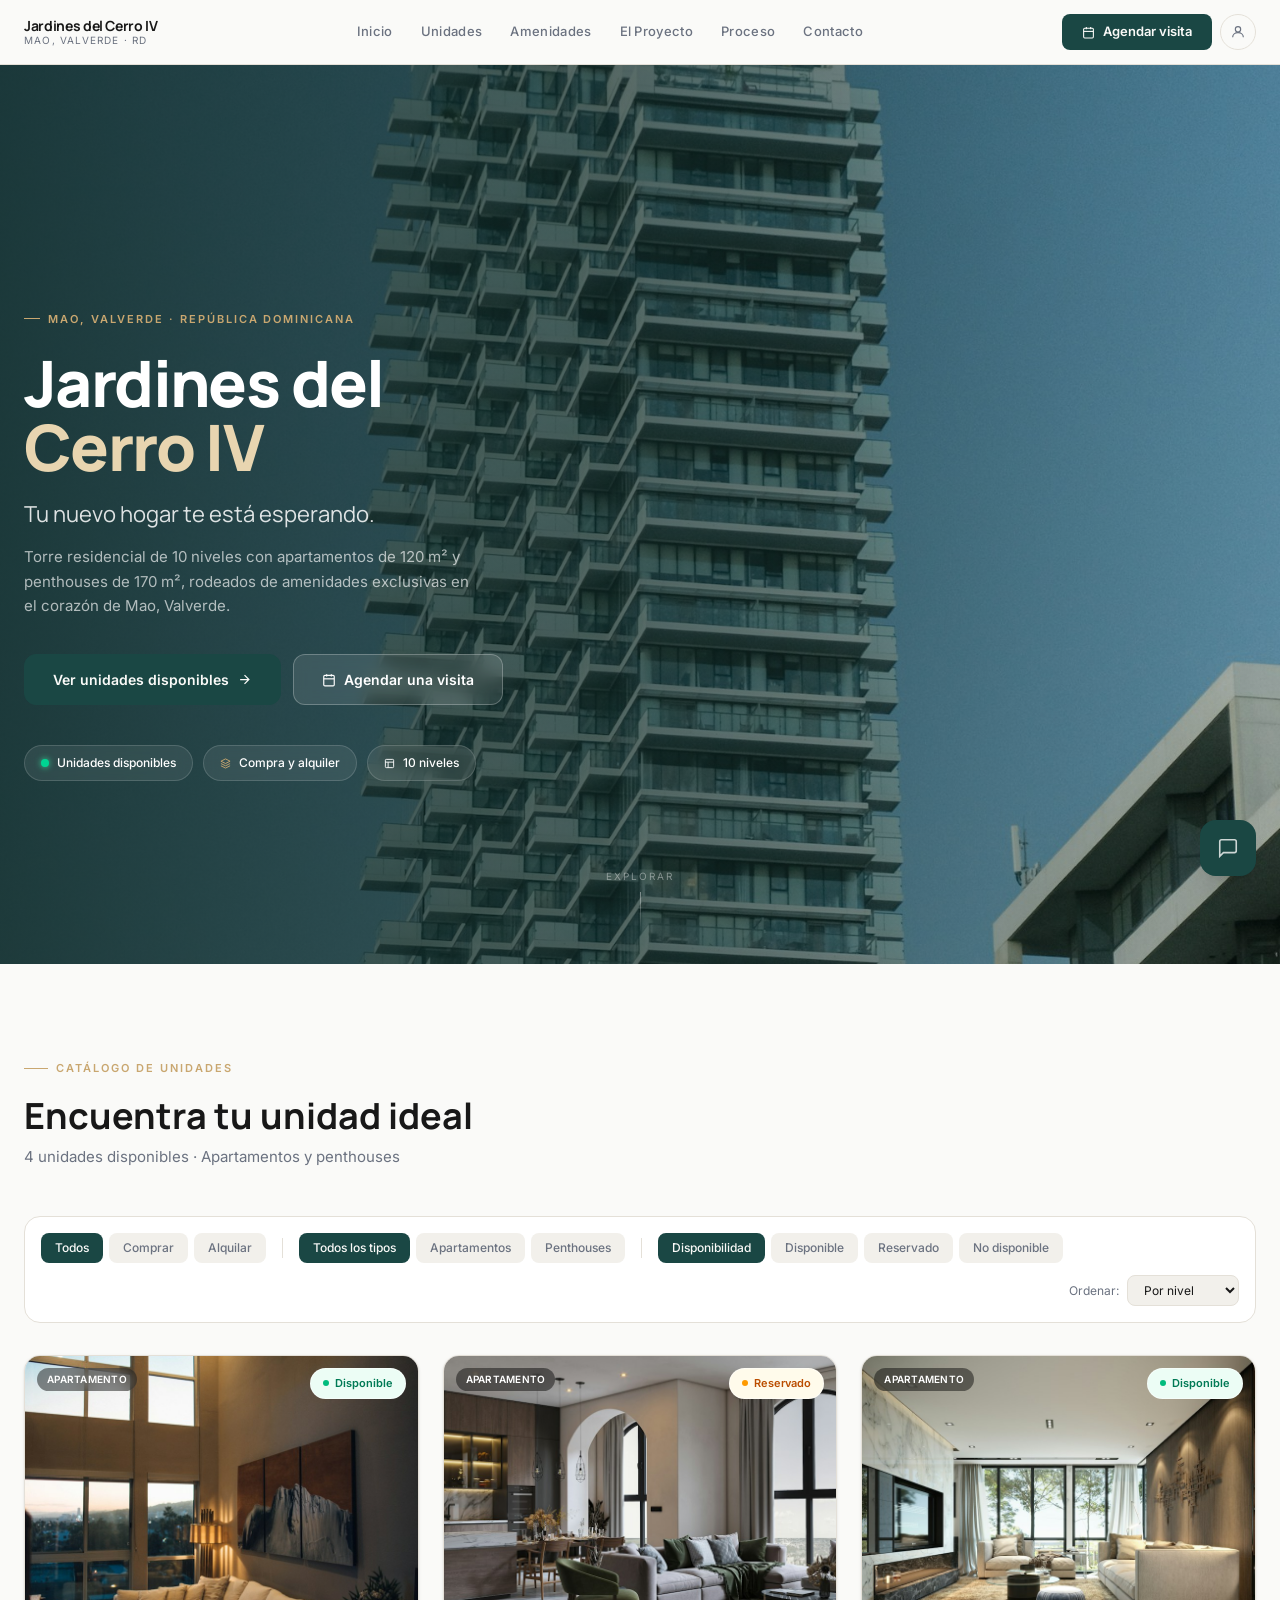
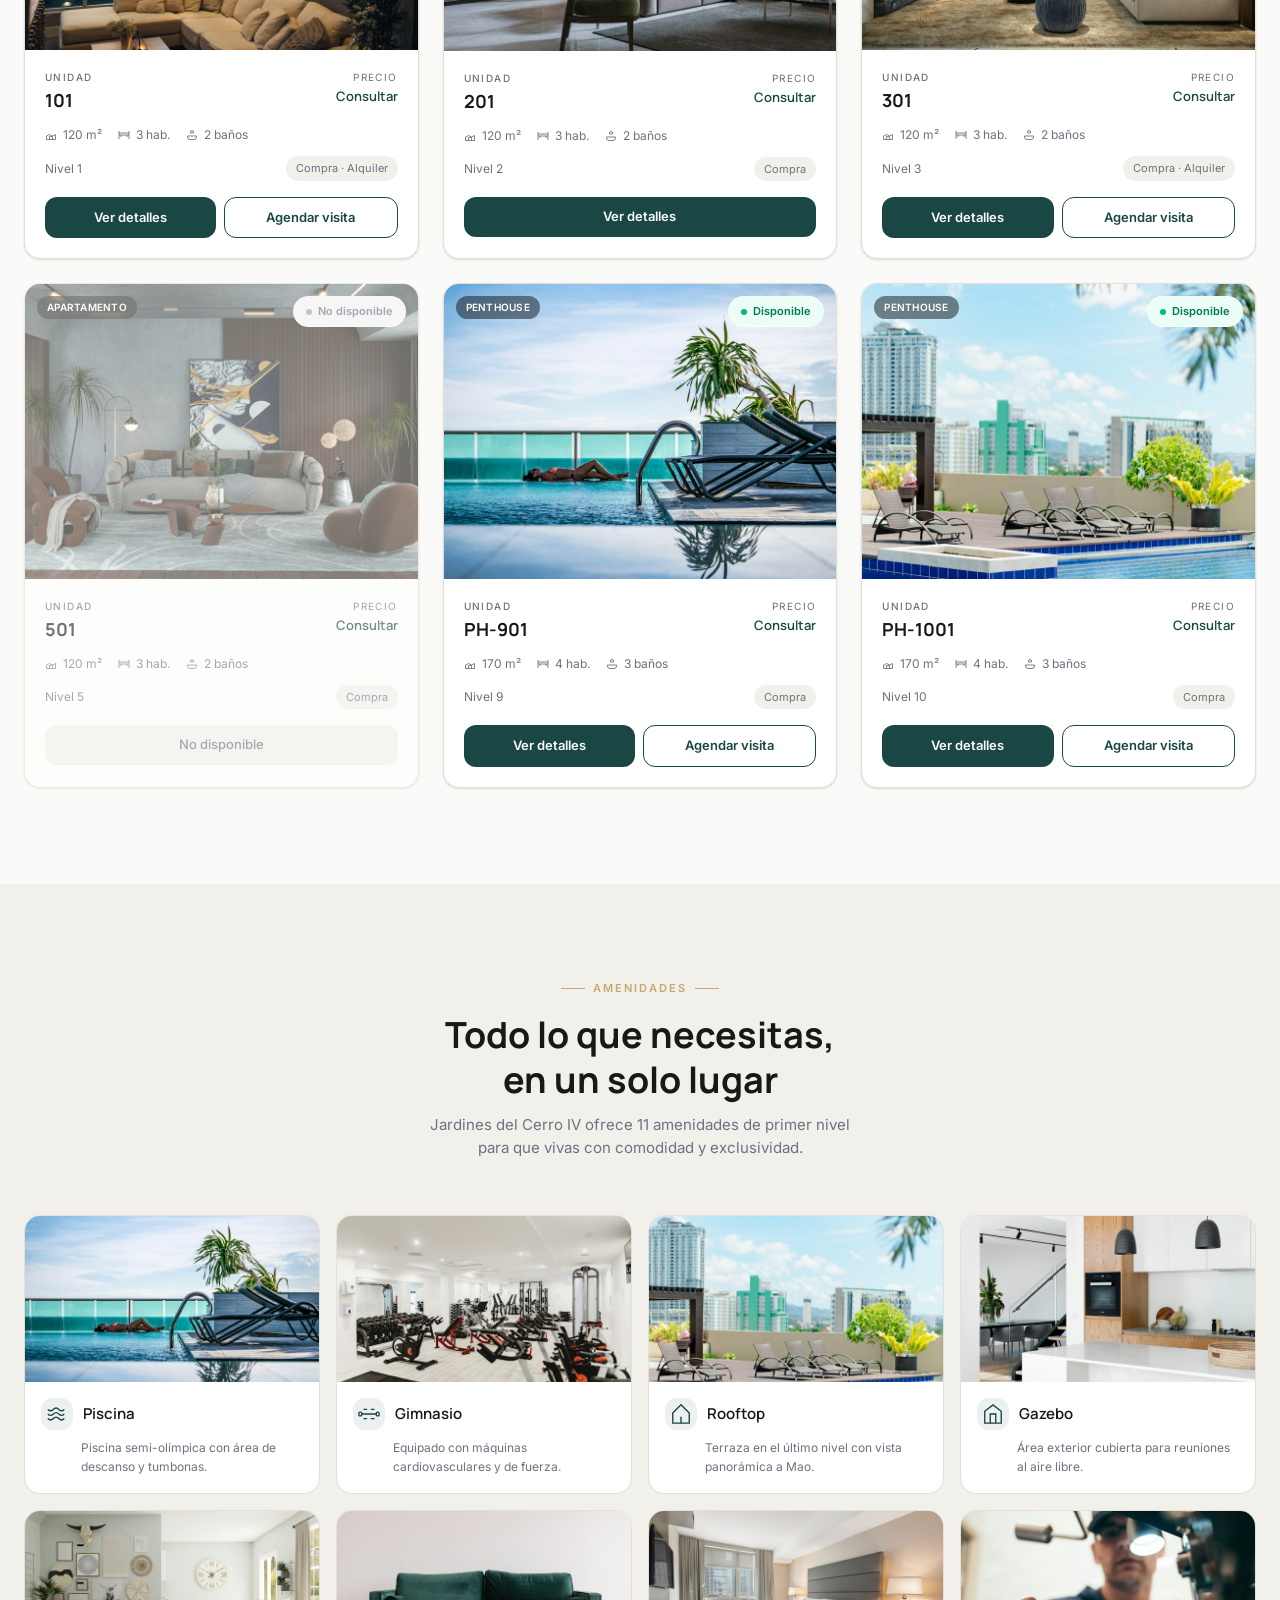
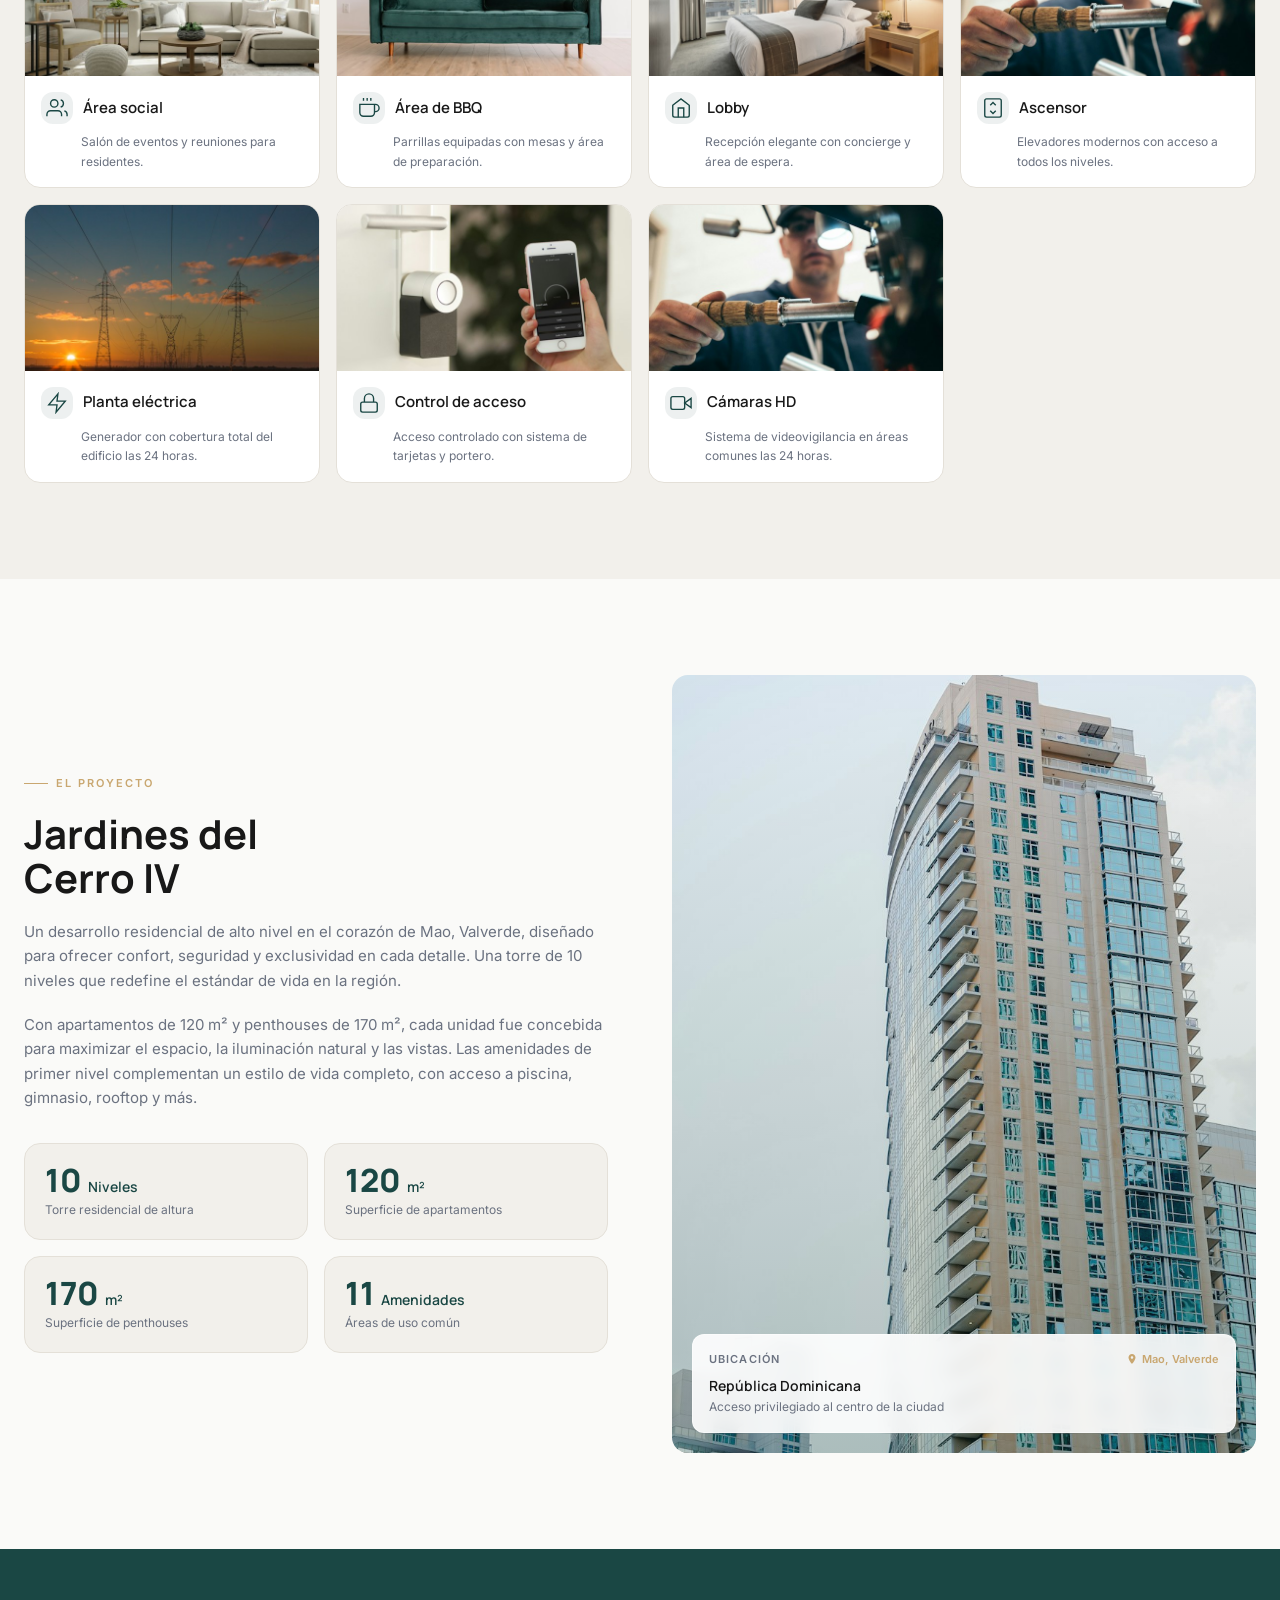
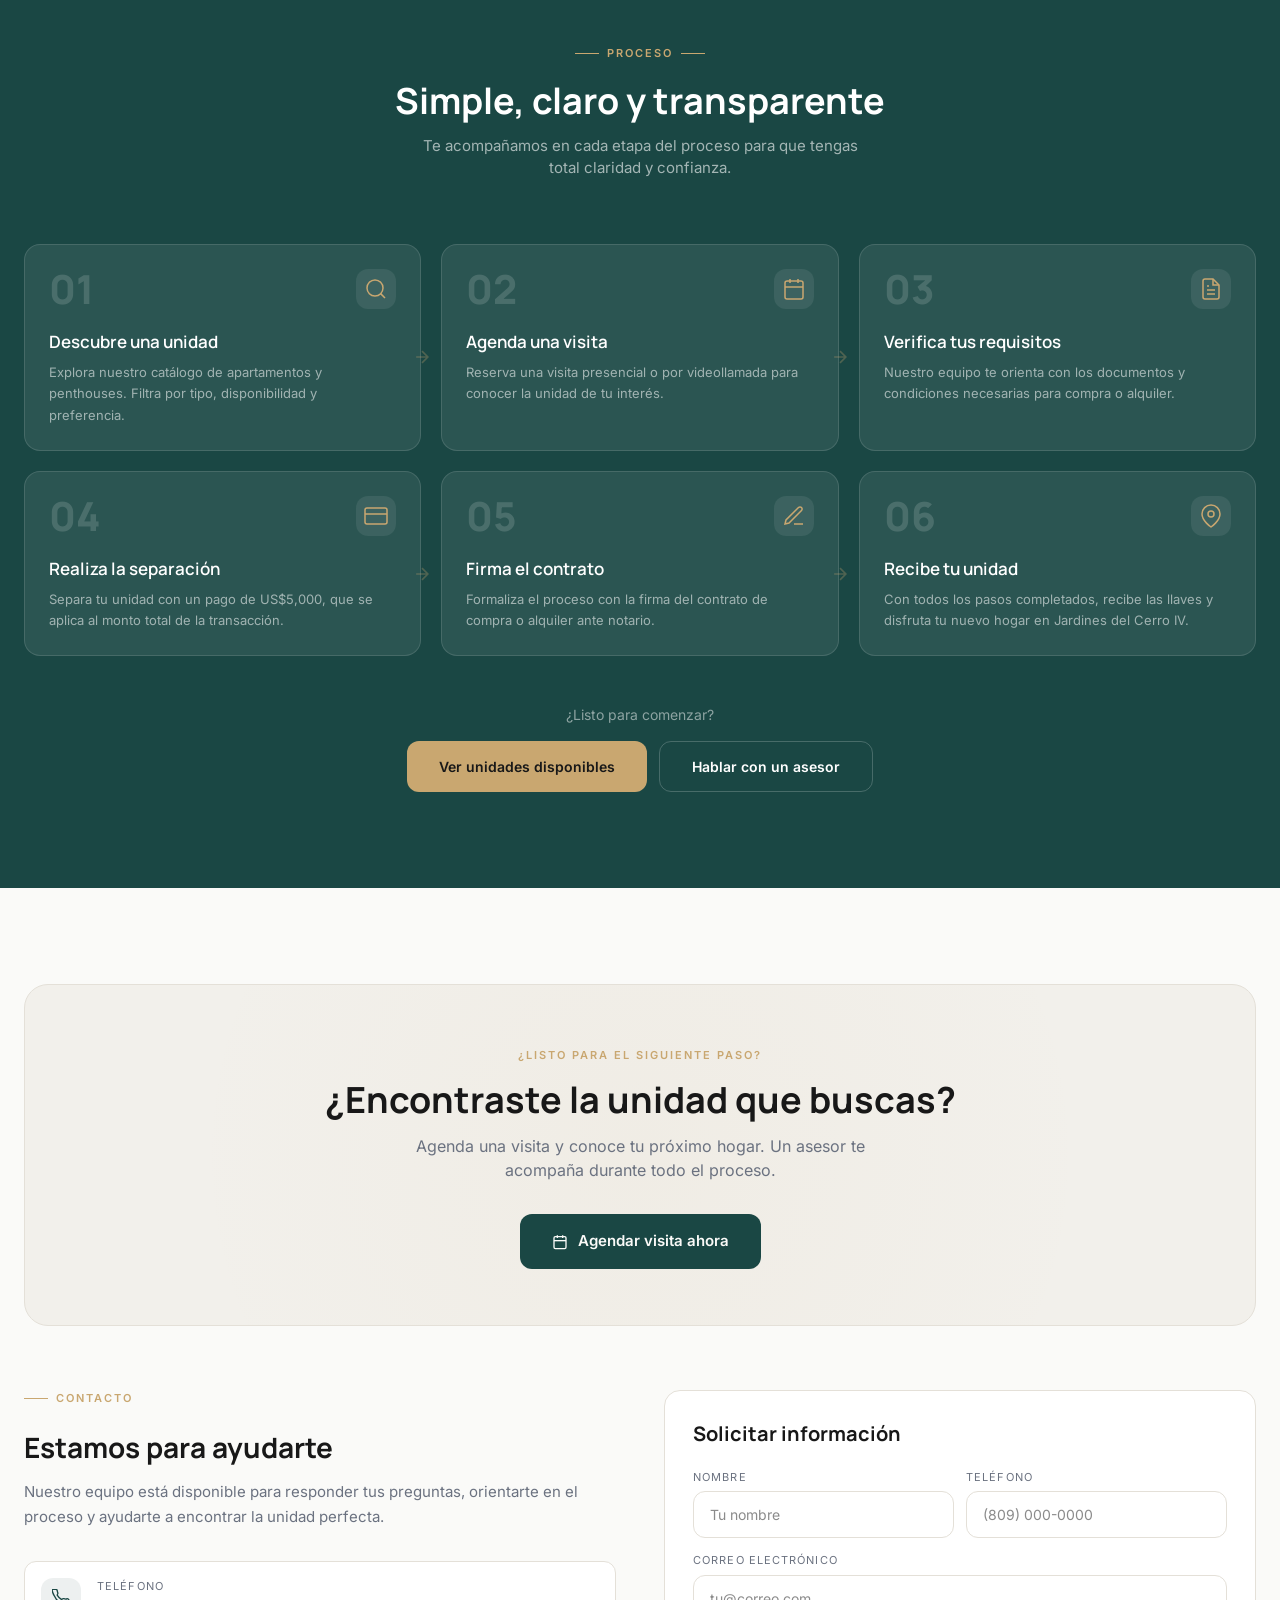
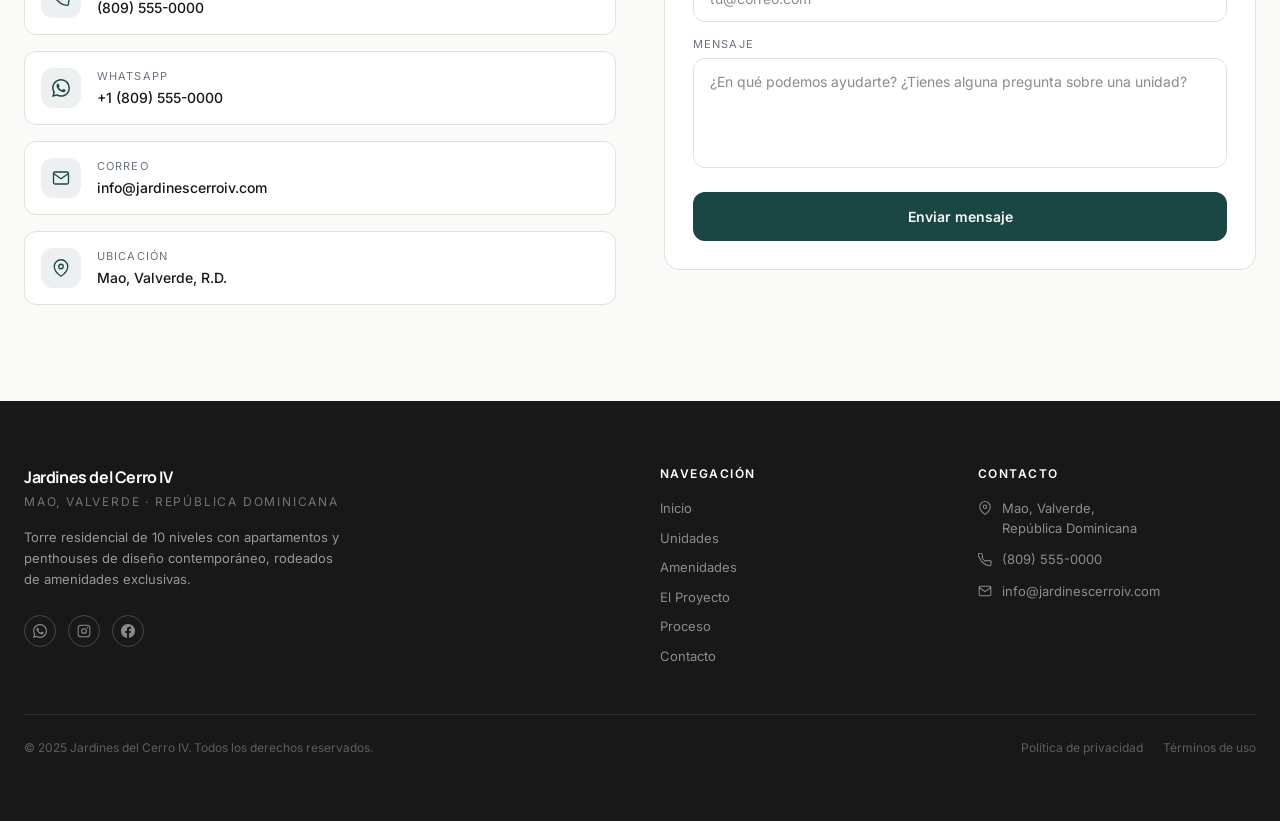
<file: figma_bundle/index.html>
<!doctype html>
<html lang="es">
  <head>
    <meta charset="UTF-8" />
    <meta name="viewport" content="width=device-width, initial-scale=1.0" />
    <title>Torre Residencial Jardines del Cerro IV</title>
    <script type="module" crossorigin src="./assets/index-CisKpb1a.js"></script>
    <link rel="stylesheet" crossorigin href="./assets/index-CMVSDRhg.css">
    <script>
      window.__SCREEN_READY = false;

      function scrollToId(id) {
        const el = document.getElementById(id);
        if (el) {
          const rect = el.getBoundingClientRect();
          const top = window.pageYOffset + rect.top;
          window.scrollTo(0, top);
        }
      }

      async function runAutoNav() {
        const params = new URLSearchParams(window.location.search);
        const screen = params.get('screen') || 'home';
        console.log("AutoNav target screen:", screen);

        while (!window.__setView) {
          await new Promise(r => setTimeout(r, 50));
        }

        // Wait for React to finish mounting
        await new Promise(r => setTimeout(r, 300));

        if (screen === 'home') {
          window.__setView('home');
          window.scrollTo(0, 0);
        } else if (screen === 'units') {
          window.__setView('home');
          await new Promise(r => setTimeout(r, 200));
          scrollToId('units');
        } else if (screen === 'penthouses') {
          window.__setView('home');
          await new Promise(r => setTimeout(r, 200));
          scrollToId('units');
          const btns = Array.from(document.querySelectorAll('button'));
          const phBtn = btns.find(b => (b.innerText || '').trim() === 'Penthouses');
          if (phBtn) phBtn.click();
        } else if (screen === 'amenities') {
          window.__setView('home');
          await new Promise(r => setTimeout(r, 200));
          scrollToId('amenidades');
        } else if (screen === 'amenities-services') {
          window.__setView('home');
          await new Promise(r => setTimeout(r, 200));
          scrollToId('amenidades');
          window.scrollBy(0, 560);
        } else if (screen === 'project') {
          window.__setView('home');
          await new Promise(r => setTimeout(r, 200));
          scrollToId('about');
        } else if (screen === 'process') {
          window.__setView('home');
          await new Promise(r => setTimeout(r, 200));
          scrollToId('process');
        } else if (screen === 'contact') {
          window.__setView('home');
          await new Promise(r => setTimeout(r, 200));
          scrollToId('contact');
        } else if (screen === 'unit-detail-101') {
          window.__setSelectedUnitId('apt-101');
          window.__setView('unit-detail');
        } else if (screen === 'unit-detail-901') {
          window.__setSelectedUnitId('ph-901');
          window.__setView('unit-detail');
        } else if (screen === 'schedule') {
          window.__setScheduleUnitId('apt-101');
          window.__setView('schedule');
        } else if (screen === 'chat') {
          window.__setView('home');
          await new Promise(r => setTimeout(r, 200));
          if (window.__setChatOpen) window.__setChatOpen(true);
        } else if (screen === 'owner-login') {
          window.__setView('owner-portal');
        } else if (screen.startsWith('owner-')) {
          window.__setView('owner-portal');
          const sub = screen.replace('owner-', '');
          while (!window.__setOwnerLoggedIn) {
            await new Promise(r => setTimeout(r, 50));
          }
          window.__setOwnerLoggedIn(true);
          await new Promise(r => setTimeout(r, 150));
          if (window.__setOwnerSection) window.__setOwnerSection(sub);
        } else if (screen === 'admin-login') {
          window.__setView('admin');
        } else if (screen.startsWith('admin-')) {
          window.__setView('admin');
          const sub = screen.replace('admin-', '');
          while (!window.__setAdminLoggedIn) {
            await new Promise(r => setTimeout(r, 50));
          }
          window.__setAdminLoggedIn(true);
          await new Promise(r => setTimeout(r, 150));
          if (window.__setAdminSection) window.__setAdminSection(sub);
        }

        setTimeout(() => {
          window.__SCREEN_READY = true;
        }, 500);
      }

      window.addEventListener('DOMContentLoaded', () => {
        runAutoNav();
      });
    </script>
  </head>
  <body>
    <div id="root"></div>
  </body>
</html>
</file>
<file: figma_bundle/assets/index-CMVSDRhg.css>
﻿/* Local Fonts */
/* cyrillic-ext */
@font-face {
  font-family: 'Inter';
  font-style: normal;
  font-weight: 300;
  font-display: swap;
  src: url(./fonts/manrope_inter_1.woff2) format('woff2');
  unicode-range: U+0460-052F, U+1C80-1C8A, U+20B4, U+2DE0-2DFF, U+A640-A69F, U+FE2E-FE2F;
}
/* cyrillic */
@font-face {
  font-family: 'Inter';
  font-style: normal;
  font-weight: 300;
  font-display: swap;
  src: url(./fonts/manrope_inter_2.woff2) format('woff2');
  unicode-range: U+0301, U+0400-045F, U+0490-0491, U+04B0-04B1, U+2116;
}
/* greek-ext */
@font-face {
  font-family: 'Inter';
  font-style: normal;
  font-weight: 300;
  font-display: swap;
  src: url(./fonts/manrope_inter_3.woff2) format('woff2');
  unicode-range: U+1F00-1FFF;
}
/* greek */
@font-face {
  font-family: 'Inter';
  font-style: normal;
  font-weight: 300;
  font-display: swap;
  src: url(./fonts/manrope_inter_4.woff2) format('woff2');
  unicode-range: U+0370-0377, U+037A-037F, U+0384-038A, U+038C, U+038E-03A1, U+03A3-03FF;
}
/* vietnamese */
@font-face {
  font-family: 'Inter';
  font-style: normal;
  font-weight: 300;
  font-display: swap;
  src: url(./fonts/manrope_inter_5.woff2) format('woff2');
  unicode-range: U+0102-0103, U+0110-0111, U+0128-0129, U+0168-0169, U+01A0-01A1, U+01AF-01B0, U+0300-0301, U+0303-0304, U+0308-0309, U+0323, U+0329, U+1EA0-1EF9, U+20AB;
}
/* latin-ext */
@font-face {
  font-family: 'Inter';
  font-style: normal;
  font-weight: 300;
  font-display: swap;
  src: url(./fonts/manrope_inter_6.woff2) format('woff2');
  unicode-range: U+0100-02BA, U+02BD-02C5, U+02C7-02CC, U+02CE-02D7, U+02DD-02FF, U+0304, U+0308, U+0329, U+1D00-1DBF, U+1E00-1E9F, U+1EF2-1EFF, U+2020, U+20A0-20AB, U+20AD-20C4, U+2113, U+2C60-2C7F, U+A720-A7FF;
}
/* latin */
@font-face {
  font-family: 'Inter';
  font-style: normal;
  font-weight: 300;
  font-display: swap;
  src: url(./fonts/manrope_inter_7.woff2) format('woff2');
  unicode-range: U+0000-00FF, U+0131, U+0152-0153, U+02BB-02BC, U+02C6, U+02DA, U+02DC, U+0304, U+0308, U+0329, U+2000-206F, U+20AC, U+2122, U+2191, U+2193, U+2212, U+2215, U+FEFF, U+FFFD;
}
/* cyrillic-ext */
@font-face {
  font-family: 'Inter';
  font-style: normal;
  font-weight: 400;
  font-display: swap;
  src: url(./fonts/manrope_inter_1.woff2) format('woff2');
  unicode-range: U+0460-052F, U+1C80-1C8A, U+20B4, U+2DE0-2DFF, U+A640-A69F, U+FE2E-FE2F;
}
/* cyrillic */
@font-face {
  font-family: 'Inter';
  font-style: normal;
  font-weight: 400;
  font-display: swap;
  src: url(./fonts/manrope_inter_2.woff2) format('woff2');
  unicode-range: U+0301, U+0400-045F, U+0490-0491, U+04B0-04B1, U+2116;
}
/* greek-ext */
@font-face {
  font-family: 'Inter';
  font-style: normal;
  font-weight: 400;
  font-display: swap;
  src: url(./fonts/manrope_inter_3.woff2) format('woff2');
  unicode-range: U+1F00-1FFF;
}
/* greek */
@font-face {
  font-family: 'Inter';
  font-style: normal;
  font-weight: 400;
  font-display: swap;
  src: url(./fonts/manrope_inter_4.woff2) format('woff2');
  unicode-range: U+0370-0377, U+037A-037F, U+0384-038A, U+038C, U+038E-03A1, U+03A3-03FF;
}
/* vietnamese */
@font-face {
  font-family: 'Inter';
  font-style: normal;
  font-weight: 400;
  font-display: swap;
  src: url(./fonts/manrope_inter_5.woff2) format('woff2');
  unicode-range: U+0102-0103, U+0110-0111, U+0128-0129, U+0168-0169, U+01A0-01A1, U+01AF-01B0, U+0300-0301, U+0303-0304, U+0308-0309, U+0323, U+0329, U+1EA0-1EF9, U+20AB;
}
/* latin-ext */
@font-face {
  font-family: 'Inter';
  font-style: normal;
  font-weight: 400;
  font-display: swap;
  src: url(./fonts/manrope_inter_6.woff2) format('woff2');
  unicode-range: U+0100-02BA, U+02BD-02C5, U+02C7-02CC, U+02CE-02D7, U+02DD-02FF, U+0304, U+0308, U+0329, U+1D00-1DBF, U+1E00-1E9F, U+1EF2-1EFF, U+2020, U+20A0-20AB, U+20AD-20C4, U+2113, U+2C60-2C7F, U+A720-A7FF;
}
/* latin */
@font-face {
  font-family: 'Inter';
  font-style: normal;
  font-weight: 400;
  font-display: swap;
  src: url(./fonts/manrope_inter_7.woff2) format('woff2');
  unicode-range: U+0000-00FF, U+0131, U+0152-0153, U+02BB-02BC, U+02C6, U+02DA, U+02DC, U+0304, U+0308, U+0329, U+2000-206F, U+20AC, U+2122, U+2191, U+2193, U+2212, U+2215, U+FEFF, U+FFFD;
}
/* cyrillic-ext */
@font-face {
  font-family: 'Inter';
  font-style: normal;
  font-weight: 500;
  font-display: swap;
  src: url(./fonts/manrope_inter_1.woff2) format('woff2');
  unicode-range: U+0460-052F, U+1C80-1C8A, U+20B4, U+2DE0-2DFF, U+A640-A69F, U+FE2E-FE2F;
}
/* cyrillic */
@font-face {
  font-family: 'Inter';
  font-style: normal;
  font-weight: 500;
  font-display: swap;
  src: url(./fonts/manrope_inter_2.woff2) format('woff2');
  unicode-range: U+0301, U+0400-045F, U+0490-0491, U+04B0-04B1, U+2116;
}
/* greek-ext */
@font-face {
  font-family: 'Inter';
  font-style: normal;
  font-weight: 500;
  font-display: swap;
  src: url(./fonts/manrope_inter_3.woff2) format('woff2');
  unicode-range: U+1F00-1FFF;
}
/* greek */
@font-face {
  font-family: 'Inter';
  font-style: normal;
  font-weight: 500;
  font-display: swap;
  src: url(./fonts/manrope_inter_4.woff2) format('woff2');
  unicode-range: U+0370-0377, U+037A-037F, U+0384-038A, U+038C, U+038E-03A1, U+03A3-03FF;
}
/* vietnamese */
@font-face {
  font-family: 'Inter';
  font-style: normal;
  font-weight: 500;
  font-display: swap;
  src: url(./fonts/manrope_inter_5.woff2) format('woff2');
  unicode-range: U+0102-0103, U+0110-0111, U+0128-0129, U+0168-0169, U+01A0-01A1, U+01AF-01B0, U+0300-0301, U+0303-0304, U+0308-0309, U+0323, U+0329, U+1EA0-1EF9, U+20AB;
}
/* latin-ext */
@font-face {
  font-family: 'Inter';
  font-style: normal;
  font-weight: 500;
  font-display: swap;
  src: url(./fonts/manrope_inter_6.woff2) format('woff2');
  unicode-range: U+0100-02BA, U+02BD-02C5, U+02C7-02CC, U+02CE-02D7, U+02DD-02FF, U+0304, U+0308, U+0329, U+1D00-1DBF, U+1E00-1E9F, U+1EF2-1EFF, U+2020, U+20A0-20AB, U+20AD-20C4, U+2113, U+2C60-2C7F, U+A720-A7FF;
}
/* latin */
@font-face {
  font-family: 'Inter';
  font-style: normal;
  font-weight: 500;
  font-display: swap;
  src: url(./fonts/manrope_inter_7.woff2) format('woff2');
  unicode-range: U+0000-00FF, U+0131, U+0152-0153, U+02BB-02BC, U+02C6, U+02DA, U+02DC, U+0304, U+0308, U+0329, U+2000-206F, U+20AC, U+2122, U+2191, U+2193, U+2212, U+2215, U+FEFF, U+FFFD;
}
/* cyrillic-ext */
@font-face {
  font-family: 'Inter';
  font-style: normal;
  font-weight: 600;
  font-display: swap;
  src: url(./fonts/manrope_inter_1.woff2) format('woff2');
  unicode-range: U+0460-052F, U+1C80-1C8A, U+20B4, U+2DE0-2DFF, U+A640-A69F, U+FE2E-FE2F;
}
/* cyrillic */
@font-face {
  font-family: 'Inter';
  font-style: normal;
  font-weight: 600;
  font-display: swap;
  src: url(./fonts/manrope_inter_2.woff2) format('woff2');
  unicode-range: U+0301, U+0400-045F, U+0490-0491, U+04B0-04B1, U+2116;
}
/* greek-ext */
@font-face {
  font-family: 'Inter';
  font-style: normal;
  font-weight: 600;
  font-display: swap;
  src: url(./fonts/manrope_inter_3.woff2) format('woff2');
  unicode-range: U+1F00-1FFF;
}
/* greek */
@font-face {
  font-family: 'Inter';
  font-style: normal;
  font-weight: 600;
  font-display: swap;
  src: url(./fonts/manrope_inter_4.woff2) format('woff2');
  unicode-range: U+0370-0377, U+037A-037F, U+0384-038A, U+038C, U+038E-03A1, U+03A3-03FF;
}
/* vietnamese */
@font-face {
  font-family: 'Inter';
  font-style: normal;
  font-weight: 600;
  font-display: swap;
  src: url(./fonts/manrope_inter_5.woff2) format('woff2');
  unicode-range: U+0102-0103, U+0110-0111, U+0128-0129, U+0168-0169, U+01A0-01A1, U+01AF-01B0, U+0300-0301, U+0303-0304, U+0308-0309, U+0323, U+0329, U+1EA0-1EF9, U+20AB;
}
/* latin-ext */
@font-face {
  font-family: 'Inter';
  font-style: normal;
  font-weight: 600;
  font-display: swap;
  src: url(./fonts/manrope_inter_6.woff2) format('woff2');
  unicode-range: U+0100-02BA, U+02BD-02C5, U+02C7-02CC, U+02CE-02D7, U+02DD-02FF, U+0304, U+0308, U+0329, U+1D00-1DBF, U+1E00-1E9F, U+1EF2-1EFF, U+2020, U+20A0-20AB, U+20AD-20C4, U+2113, U+2C60-2C7F, U+A720-A7FF;
}
/* latin */
@font-face {
  font-family: 'Inter';
  font-style: normal;
  font-weight: 600;
  font-display: swap;
  src: url(./fonts/manrope_inter_7.woff2) format('woff2');
  unicode-range: U+0000-00FF, U+0131, U+0152-0153, U+02BB-02BC, U+02C6, U+02DA, U+02DC, U+0304, U+0308, U+0329, U+2000-206F, U+20AC, U+2122, U+2191, U+2193, U+2212, U+2215, U+FEFF, U+FFFD;
}
/* cyrillic-ext */
@font-face {
  font-family: 'Manrope';
  font-style: normal;
  font-weight: 400;
  font-display: swap;
  src: url(./fonts/manrope_inter_29.woff2) format('woff2');
  unicode-range: U+0460-052F, U+1C80-1C8A, U+20B4, U+2DE0-2DFF, U+A640-A69F, U+FE2E-FE2F;
}
/* cyrillic */
@font-face {
  font-family: 'Manrope';
  font-style: normal;
  font-weight: 400;
  font-display: swap;
  src: url(./fonts/manrope_inter_30.woff2) format('woff2');
  unicode-range: U+0301, U+0400-045F, U+0490-0491, U+04B0-04B1, U+2116;
}
/* greek */
@font-face {
  font-family: 'Manrope';
  font-style: normal;
  font-weight: 400;
  font-display: swap;
  src: url(./fonts/manrope_inter_31.woff2) format('woff2');
  unicode-range: U+0370-0377, U+037A-037F, U+0384-038A, U+038C, U+038E-03A1, U+03A3-03FF;
}
/* vietnamese */
@font-face {
  font-family: 'Manrope';
  font-style: normal;
  font-weight: 400;
  font-display: swap;
  src: url(./fonts/manrope_inter_32.woff2) format('woff2');
  unicode-range: U+0102-0103, U+0110-0111, U+0128-0129, U+0168-0169, U+01A0-01A1, U+01AF-01B0, U+0300-0301, U+0303-0304, U+0308-0309, U+0323, U+0329, U+1EA0-1EF9, U+20AB;
}
/* latin-ext */
@font-face {
  font-family: 'Manrope';
  font-style: normal;
  font-weight: 400;
  font-display: swap;
  src: url(./fonts/manrope_inter_33.woff2) format('woff2');
  unicode-range: U+0100-02BA, U+02BD-02C5, U+02C7-02CC, U+02CE-02D7, U+02DD-02FF, U+0304, U+0308, U+0329, U+1D00-1DBF, U+1E00-1E9F, U+1EF2-1EFF, U+2020, U+20A0-20AB, U+20AD-20C4, U+2113, U+2C60-2C7F, U+A720-A7FF;
}
/* latin */
@font-face {
  font-family: 'Manrope';
  font-style: normal;
  font-weight: 400;
  font-display: swap;
  src: url(./fonts/manrope_inter_34.woff2) format('woff2');
  unicode-range: U+0000-00FF, U+0131, U+0152-0153, U+02BB-02BC, U+02C6, U+02DA, U+02DC, U+0304, U+0308, U+0329, U+2000-206F, U+20AC, U+2122, U+2191, U+2193, U+2212, U+2215, U+FEFF, U+FFFD;
}
/* cyrillic-ext */
@font-face {
  font-family: 'Manrope';
  font-style: normal;
  font-weight: 500;
  font-display: swap;
  src: url(./fonts/manrope_inter_29.woff2) format('woff2');
  unicode-range: U+0460-052F, U+1C80-1C8A, U+20B4, U+2DE0-2DFF, U+A640-A69F, U+FE2E-FE2F;
}
/* cyrillic */
@font-face {
  font-family: 'Manrope';
  font-style: normal;
  font-weight: 500;
  font-display: swap;
  src: url(./fonts/manrope_inter_30.woff2) format('woff2');
  unicode-range: U+0301, U+0400-045F, U+0490-0491, U+04B0-04B1, U+2116;
}
/* greek */
@font-face {
  font-family: 'Manrope';
  font-style: normal;
  font-weight: 500;
  font-display: swap;
  src: url(./fonts/manrope_inter_31.woff2) format('woff2');
  unicode-range: U+0370-0377, U+037A-037F, U+0384-038A, U+038C, U+038E-03A1, U+03A3-03FF;
}
/* vietnamese */
@font-face {
  font-family: 'Manrope';
  font-style: normal;
  font-weight: 500;
  font-display: swap;
  src: url(./fonts/manrope_inter_32.woff2) format('woff2');
  unicode-range: U+0102-0103, U+0110-0111, U+0128-0129, U+0168-0169, U+01A0-01A1, U+01AF-01B0, U+0300-0301, U+0303-0304, U+0308-0309, U+0323, U+0329, U+1EA0-1EF9, U+20AB;
}
/* latin-ext */
@font-face {
  font-family: 'Manrope';
  font-style: normal;
  font-weight: 500;
  font-display: swap;
  src: url(./fonts/manrope_inter_33.woff2) format('woff2');
  unicode-range: U+0100-02BA, U+02BD-02C5, U+02C7-02CC, U+02CE-02D7, U+02DD-02FF, U+0304, U+0308, U+0329, U+1D00-1DBF, U+1E00-1E9F, U+1EF2-1EFF, U+2020, U+20A0-20AB, U+20AD-20C4, U+2113, U+2C60-2C7F, U+A720-A7FF;
}
/* latin */
@font-face {
  font-family: 'Manrope';
  font-style: normal;
  font-weight: 500;
  font-display: swap;
  src: url(./fonts/manrope_inter_34.woff2) format('woff2');
  unicode-range: U+0000-00FF, U+0131, U+0152-0153, U+02BB-02BC, U+02C6, U+02DA, U+02DC, U+0304, U+0308, U+0329, U+2000-206F, U+20AC, U+2122, U+2191, U+2193, U+2212, U+2215, U+FEFF, U+FFFD;
}
/* cyrillic-ext */
@font-face {
  font-family: 'Manrope';
  font-style: normal;
  font-weight: 600;
  font-display: swap;
  src: url(./fonts/manrope_inter_29.woff2) format('woff2');
  unicode-range: U+0460-052F, U+1C80-1C8A, U+20B4, U+2DE0-2DFF, U+A640-A69F, U+FE2E-FE2F;
}
/* cyrillic */
@font-face {
  font-family: 'Manrope';
  font-style: normal;
  font-weight: 600;
  font-display: swap;
  src: url(./fonts/manrope_inter_30.woff2) format('woff2');
  unicode-range: U+0301, U+0400-045F, U+0490-0491, U+04B0-04B1, U+2116;
}
/* greek */
@font-face {
  font-family: 'Manrope';
  font-style: normal;
  font-weight: 600;
  font-display: swap;
  src: url(./fonts/manrope_inter_31.woff2) format('woff2');
  unicode-range: U+0370-0377, U+037A-037F, U+0384-038A, U+038C, U+038E-03A1, U+03A3-03FF;
}
/* vietnamese */
@font-face {
  font-family: 'Manrope';
  font-style: normal;
  font-weight: 600;
  font-display: swap;
  src: url(./fonts/manrope_inter_32.woff2) format('woff2');
  unicode-range: U+0102-0103, U+0110-0111, U+0128-0129, U+0168-0169, U+01A0-01A1, U+01AF-01B0, U+0300-0301, U+0303-0304, U+0308-0309, U+0323, U+0329, U+1EA0-1EF9, U+20AB;
}
/* latin-ext */
@font-face {
  font-family: 'Manrope';
  font-style: normal;
  font-weight: 600;
  font-display: swap;
  src: url(./fonts/manrope_inter_33.woff2) format('woff2');
  unicode-range: U+0100-02BA, U+02BD-02C5, U+02C7-02CC, U+02CE-02D7, U+02DD-02FF, U+0304, U+0308, U+0329, U+1D00-1DBF, U+1E00-1E9F, U+1EF2-1EFF, U+2020, U+20A0-20AB, U+20AD-20C4, U+2113, U+2C60-2C7F, U+A720-A7FF;
}
/* latin */
@font-face {
  font-family: 'Manrope';
  font-style: normal;
  font-weight: 600;
  font-display: swap;
  src: url(./fonts/manrope_inter_34.woff2) format('woff2');
  unicode-range: U+0000-00FF, U+0131, U+0152-0153, U+02BB-02BC, U+02C6, U+02DA, U+02DC, U+0304, U+0308, U+0329, U+2000-206F, U+20AC, U+2122, U+2191, U+2193, U+2212, U+2215, U+FEFF, U+FFFD;
}
/* cyrillic-ext */
@font-face {
  font-family: 'Manrope';
  font-style: normal;
  font-weight: 700;
  font-display: swap;
  src: url(./fonts/manrope_inter_29.woff2) format('woff2');
  unicode-range: U+0460-052F, U+1C80-1C8A, U+20B4, U+2DE0-2DFF, U+A640-A69F, U+FE2E-FE2F;
}
/* cyrillic */
@font-face {
  font-family: 'Manrope';
  font-style: normal;
  font-weight: 700;
  font-display: swap;
  src: url(./fonts/manrope_inter_30.woff2) format('woff2');
  unicode-range: U+0301, U+0400-045F, U+0490-0491, U+04B0-04B1, U+2116;
}
/* greek */
@font-face {
  font-family: 'Manrope';
  font-style: normal;
  font-weight: 700;
  font-display: swap;
  src: url(./fonts/manrope_inter_31.woff2) format('woff2');
  unicode-range: U+0370-0377, U+037A-037F, U+0384-038A, U+038C, U+038E-03A1, U+03A3-03FF;
}
/* vietnamese */
@font-face {
  font-family: 'Manrope';
  font-style: normal;
  font-weight: 700;
  font-display: swap;
  src: url(./fonts/manrope_inter_32.woff2) format('woff2');
  unicode-range: U+0102-0103, U+0110-0111, U+0128-0129, U+0168-0169, U+01A0-01A1, U+01AF-01B0, U+0300-0301, U+0303-0304, U+0308-0309, U+0323, U+0329, U+1EA0-1EF9, U+20AB;
}
/* latin-ext */
@font-face {
  font-family: 'Manrope';
  font-style: normal;
  font-weight: 700;
  font-display: swap;
  src: url(./fonts/manrope_inter_33.woff2) format('woff2');
  unicode-range: U+0100-02BA, U+02BD-02C5, U+02C7-02CC, U+02CE-02D7, U+02DD-02FF, U+0304, U+0308, U+0329, U+1D00-1DBF, U+1E00-1E9F, U+1EF2-1EFF, U+2020, U+20A0-20AB, U+20AD-20C4, U+2113, U+2C60-2C7F, U+A720-A7FF;
}
/* latin */
@font-face {
  font-family: 'Manrope';
  font-style: normal;
  font-weight: 700;
  font-display: swap;
  src: url(./fonts/manrope_inter_34.woff2) format('woff2');
  unicode-range: U+0000-00FF, U+0131, U+0152-0153, U+02BB-02BC, U+02C6, U+02DA, U+02DC, U+0304, U+0308, U+0329, U+2000-206F, U+20AC, U+2122, U+2191, U+2193, U+2212, U+2215, U+FEFF, U+FFFD;
}
/* cyrillic-ext */
@font-face {
  font-family: 'Manrope';
  font-style: normal;
  font-weight: 800;
  font-display: swap;
  src: url(./fonts/manrope_inter_29.woff2) format('woff2');
  unicode-range: U+0460-052F, U+1C80-1C8A, U+20B4, U+2DE0-2DFF, U+A640-A69F, U+FE2E-FE2F;
}
/* cyrillic */
@font-face {
  font-family: 'Manrope';
  font-style: normal;
  font-weight: 800;
  font-display: swap;
  src: url(./fonts/manrope_inter_30.woff2) format('woff2');
  unicode-range: U+0301, U+0400-045F, U+0490-0491, U+04B0-04B1, U+2116;
}
/* greek */
@font-face {
  font-family: 'Manrope';
  font-style: normal;
  font-weight: 800;
  font-display: swap;
  src: url(./fonts/manrope_inter_31.woff2) format('woff2');
  unicode-range: U+0370-0377, U+037A-037F, U+0384-038A, U+038C, U+038E-03A1, U+03A3-03FF;
}
/* vietnamese */
@font-face {
  font-family: 'Manrope';
  font-style: normal;
  font-weight: 800;
  font-display: swap;
  src: url(./fonts/manrope_inter_32.woff2) format('woff2');
  unicode-range: U+0102-0103, U+0110-0111, U+0128-0129, U+0168-0169, U+01A0-01A1, U+01AF-01B0, U+0300-0301, U+0303-0304, U+0308-0309, U+0323, U+0329, U+1EA0-1EF9, U+20AB;
}
/* latin-ext */
@font-face {
  font-family: 'Manrope';
  font-style: normal;
  font-weight: 800;
  font-display: swap;
  src: url(./fonts/manrope_inter_33.woff2) format('woff2');
  unicode-range: U+0100-02BA, U+02BD-02C5, U+02C7-02CC, U+02CE-02D7, U+02DD-02FF, U+0304, U+0308, U+0329, U+1D00-1DBF, U+1E00-1E9F, U+1EF2-1EFF, U+2020, U+20A0-20AB, U+20AD-20C4, U+2113, U+2C60-2C7F, U+A720-A7FF;
}
/* latin */
@font-face {
  font-family: 'Manrope';
  font-style: normal;
  font-weight: 800;
  font-display: swap;
  src: url(./fonts/manrope_inter_34.woff2) format('woff2');
  unicode-range: U+0000-00FF, U+0131, U+0152-0153, U+02BB-02BC, U+02C6, U+02DA, U+02DC, U+0304, U+0308, U+0329, U+2000-206F, U+20AC, U+2122, U+2191, U+2193, U+2212, U+2215, U+FEFF, U+FFFD;
}



@layer components;

/*! tailwindcss v4.2.2 | MIT License | https://tailwindcss.com */

@layer properties {
  @supports (((-webkit-hyphens: none)) and (not (margin-trim: inline))) or ((-moz-orient: inline) and (not (color: rgb(from red r g b)))) {
    *, :before, :after, ::backdrop {
      --tw-translate-x: 0;
      --tw-translate-y: 0;
      --tw-translate-z: 0;
      --tw-rotate-x: initial;
      --tw-rotate-y: initial;
      --tw-rotate-z: initial;
      --tw-skew-x: initial;
      --tw-skew-y: initial;
      --tw-border-style: solid;
      --tw-gradient-position: initial;
      --tw-gradient-from: #0000;
      --tw-gradient-via: #0000;
      --tw-gradient-to: #0000;
      --tw-gradient-stops: initial;
      --tw-gradient-via-stops: initial;
      --tw-gradient-from-position: 0%;
      --tw-gradient-via-position: 50%;
      --tw-gradient-to-position: 100%;
      --tw-leading: initial;
      --tw-font-weight: initial;
      --tw-tracking: initial;
      --tw-shadow: 0 0 #0000;
      --tw-shadow-color: initial;
      --tw-shadow-alpha: 100%;
      --tw-inset-shadow: 0 0 #0000;
      --tw-inset-shadow-color: initial;
      --tw-inset-shadow-alpha: 100%;
      --tw-ring-color: initial;
      --tw-ring-shadow: 0 0 #0000;
      --tw-inset-ring-color: initial;
      --tw-inset-ring-shadow: 0 0 #0000;
      --tw-ring-inset: initial;
      --tw-ring-offset-width: 0px;
      --tw-ring-offset-color: #fff;
      --tw-ring-offset-shadow: 0 0 #0000;
      --tw-blur: initial;
      --tw-brightness: initial;
      --tw-contrast: initial;
      --tw-grayscale: initial;
      --tw-hue-rotate: initial;
      --tw-invert: initial;
      --tw-opacity: initial;
      --tw-saturate: initial;
      --tw-sepia: initial;
      --tw-drop-shadow: initial;
      --tw-drop-shadow-color: initial;
      --tw-drop-shadow-alpha: 100%;
      --tw-drop-shadow-size: initial;
      --tw-backdrop-blur: initial;
      --tw-backdrop-brightness: initial;
      --tw-backdrop-contrast: initial;
      --tw-backdrop-grayscale: initial;
      --tw-backdrop-hue-rotate: initial;
      --tw-backdrop-invert: initial;
      --tw-backdrop-opacity: initial;
      --tw-backdrop-saturate: initial;
      --tw-backdrop-sepia: initial;
      --tw-duration: initial;
      --tw-scale-x: 1;
      --tw-scale-y: 1;
      --tw-scale-z: 1;
    }
  }
}

@layer theme {
  :root, :host {
    --font-sans: ui-sans-serif, system-ui, sans-serif, "Apple Color Emoji",
      "Segoe UI Emoji", "Segoe UI Symbol", "Noto Color Emoji";
    --font-mono: ui-monospace, SFMono-Regular, Menlo, Monaco, Consolas, "Liberation Mono",
      "Courier New", monospace;
    --color-orange-50: oklch(98% .016 73.684);
    --color-orange-100: oklch(95.4% .038 75.164);
    --color-orange-700: oklch(55.3% .195 38.402);
    --color-amber-50: oklch(98.7% .022 95.277);
    --color-amber-100: oklch(96.2% .059 95.617);
    --color-amber-200: oklch(92.4% .12 95.746);
    --color-amber-400: oklch(82.8% .189 84.429);
    --color-amber-500: oklch(76.9% .188 70.08);
    --color-amber-600: oklch(66.6% .179 58.318);
    --color-amber-700: oklch(55.5% .163 48.998);
    --color-emerald-50: oklch(97.9% .021 166.113);
    --color-emerald-100: oklch(95% .052 163.051);
    --color-emerald-200: oklch(90.5% .093 164.15);
    --color-emerald-400: oklch(76.5% .177 163.223);
    --color-emerald-500: oklch(69.6% .17 162.48);
    --color-emerald-600: oklch(59.6% .145 163.225);
    --color-emerald-700: oklch(50.8% .118 165.612);
    --color-teal-50: oklch(98.4% .014 180.72);
    --color-teal-100: oklch(95.3% .051 180.801);
    --color-teal-700: oklch(51.1% .096 186.391);
    --color-sky-50: oklch(97.7% .013 236.62);
    --color-sky-100: oklch(95.1% .026 236.824);
    --color-sky-400: oklch(74.6% .16 232.661);
    --color-sky-700: oklch(50% .134 242.749);
    --color-blue-50: oklch(97% .014 254.604);
    --color-blue-100: oklch(93.2% .032 255.585);
    --color-blue-700: oklch(48.8% .243 264.376);
    --color-purple-50: oklch(97.7% .014 308.299);
    --color-purple-100: oklch(94.6% .033 307.174);
    --color-purple-700: oklch(49.6% .265 301.924);
    --color-rose-50: oklch(96.9% .015 12.422);
    --color-rose-100: oklch(94.1% .03 12.58);
    --color-rose-700: oklch(51.4% .222 16.935);
    --color-gray-50: oklch(98.5% .002 247.839);
    --color-gray-100: oklch(96.7% .003 264.542);
    --color-gray-200: oklch(92.8% .006 264.531);
    --color-gray-400: oklch(70.7% .022 261.325);
    --color-gray-500: oklch(55.1% .027 264.364);
    --color-gray-600: oklch(44.6% .03 256.802);
    --color-black: #000;
    --color-white: #fff;
    --spacing: .25rem;
    --container-xs: 20rem;
    --container-sm: 24rem;
    --container-md: 28rem;
    --container-lg: 32rem;
    --container-5xl: 64rem;
    --container-6xl: 72rem;
    --container-7xl: 80rem;
    --font-weight-medium: 500;
    --font-weight-semibold: 600;
    --tracking-tight: -.025em;
    --tracking-wide: .025em;
    --tracking-widest: .1em;
    --leading-tight: 1.25;
    --leading-snug: 1.375;
    --leading-relaxed: 1.625;
    --radius-sm: .25rem;
    --radius-lg: .5rem;
    --radius-xl: .75rem;
    --radius-2xl: 1rem;
    --radius-3xl: 1.5rem;
    --animate-ping: ping 1s cubic-bezier(0, 0, .2, 1) infinite;
    --animate-bounce: bounce 1s infinite;
    --blur-sm: 8px;
    --blur-md: 12px;
    --default-transition-duration: .15s;
    --default-transition-timing-function: cubic-bezier(.4, 0, .2, 1);
    --default-font-family: var(--font-sans);
    --default-mono-font-family: var(--font-mono);
    --color-primary: #1a4744;
    --color-primary-hover: #22615d;
    --color-accent: #c9a770;
    --color-accent-light: #e8d5b0;
    --color-ivory: #fafaf8;
    --color-surface: #f2f0eb;
    --color-linen: #e4e0d8;
    --color-ink: #181818;
    --color-dust: #6b7280;
  }
}

@layer base {
  *, :after, :before, ::backdrop {
    box-sizing: border-box;
    border: 0 solid;
    margin: 0;
    padding: 0;
  }

  ::file-selector-button {
    box-sizing: border-box;
    border: 0 solid;
    margin: 0;
    padding: 0;
  }

  html, :host {
    -webkit-text-size-adjust: 100%;
    tab-size: 4;
    line-height: 1.5;
    font-family: var(--default-font-family, ui-sans-serif, system-ui, sans-serif, "Apple Color Emoji", "Segoe UI Emoji", "Segoe UI Symbol", "Noto Color Emoji");
    font-feature-settings: var(--default-font-feature-settings, normal);
    font-variation-settings: var(--default-font-variation-settings, normal);
    -webkit-tap-highlight-color: transparent;
  }

  hr {
    height: 0;
    color: inherit;
    border-top-width: 1px;
  }

  abbr:where([title]) {
    -webkit-text-decoration: underline dotted;
    text-decoration: underline dotted;
  }

  h1, h2, h3, h4, h5, h6 {
    font-size: inherit;
    font-weight: inherit;
  }

  a {
    color: inherit;
    -webkit-text-decoration: inherit;
    -webkit-text-decoration: inherit;
    -webkit-text-decoration: inherit;
    text-decoration: inherit;
  }

  b, strong {
    font-weight: bolder;
  }

  code, kbd, samp, pre {
    font-family: var(--default-mono-font-family, ui-monospace, SFMono-Regular, Menlo, Monaco, Consolas, "Liberation Mono", "Courier New", monospace);
    font-feature-settings: var(--default-mono-font-feature-settings, normal);
    font-variation-settings: var(--default-mono-font-variation-settings, normal);
    font-size: 1em;
  }

  small {
    font-size: 80%;
  }

  sub, sup {
    vertical-align: baseline;
    font-size: 75%;
    line-height: 0;
    position: relative;
  }

  sub {
    bottom: -.25em;
  }

  sup {
    top: -.5em;
  }

  table {
    text-indent: 0;
    border-color: inherit;
    border-collapse: collapse;
  }

  :-moz-focusring {
    outline: auto;
  }

  progress {
    vertical-align: baseline;
  }

  summary {
    display: list-item;
  }

  ol, ul, menu {
    list-style: none;
  }

  img, svg, video, canvas, audio, iframe, embed, object {
    vertical-align: middle;
    display: block;
  }

  img, video {
    max-width: 100%;
    height: auto;
  }

  button, input, select, optgroup, textarea {
    font: inherit;
    font-feature-settings: inherit;
    font-variation-settings: inherit;
    letter-spacing: inherit;
    color: inherit;
    opacity: 1;
    background-color: #0000;
    border-radius: 0;
  }

  ::file-selector-button {
    font: inherit;
    font-feature-settings: inherit;
    font-variation-settings: inherit;
    letter-spacing: inherit;
    color: inherit;
    opacity: 1;
    background-color: #0000;
    border-radius: 0;
  }

  :where(select:is([multiple], [size])) optgroup {
    font-weight: bolder;
  }

  :where(select:is([multiple], [size])) optgroup option {
    padding-inline-start: 20px;
  }

  ::file-selector-button {
    margin-inline-end: 4px;
  }

  ::placeholder {
    opacity: 1;
  }

  @supports (not ((-webkit-appearance: -apple-pay-button))) or (contain-intrinsic-size: 1px) {
    ::placeholder {
      color: currentColor;
    }

    @supports (color: color-mix(in lab, red, red)) {
      ::placeholder {
        color: color-mix(in oklab, currentcolor 50%, transparent);
      }
    }
  }

  textarea {
    resize: vertical;
  }

  ::-webkit-search-decoration {
    -webkit-appearance: none;
  }

  ::-webkit-date-and-time-value {
    min-height: 1lh;
    text-align: inherit;
  }

  ::-webkit-datetime-edit {
    display: inline-flex;
  }

  ::-webkit-datetime-edit-fields-wrapper {
    padding: 0;
  }

  ::-webkit-datetime-edit {
    padding-block: 0;
  }

  ::-webkit-datetime-edit-year-field {
    padding-block: 0;
  }

  ::-webkit-datetime-edit-month-field {
    padding-block: 0;
  }

  ::-webkit-datetime-edit-day-field {
    padding-block: 0;
  }

  ::-webkit-datetime-edit-hour-field {
    padding-block: 0;
  }

  ::-webkit-datetime-edit-minute-field {
    padding-block: 0;
  }

  ::-webkit-datetime-edit-second-field {
    padding-block: 0;
  }

  ::-webkit-datetime-edit-millisecond-field {
    padding-block: 0;
  }

  ::-webkit-datetime-edit-meridiem-field {
    padding-block: 0;
  }

  ::-webkit-calendar-picker-indicator {
    line-height: 1;
  }

  :-moz-ui-invalid {
    box-shadow: none;
  }

  button, input:where([type="button"], [type="reset"], [type="submit"]) {
    appearance: button;
  }

  ::file-selector-button {
    appearance: button;
  }

  ::-webkit-inner-spin-button {
    height: auto;
  }

  ::-webkit-outer-spin-button {
    height: auto;
  }

  [hidden]:where(:not([hidden="until-found"])) {
    display: none !important;
  }
}

@layer utilities {
  .visible {
    visibility: visible;
  }

  .absolute {
    position: absolute;
  }

  .fixed {
    position: fixed;
  }

  .relative {
    position: relative;
  }

  .sticky {
    position: sticky;
  }

  .inset-0 {
    inset: calc(var(--spacing) * 0);
  }

  .start {
    inset-inline-start: var(--spacing);
  }

  .-top-8 {
    top: calc(var(--spacing) * -8);
  }

  .top-0 {
    top: calc(var(--spacing) * 0);
  }

  .top-1\/2 {
    top: 50%;
  }

  .top-3 {
    top: calc(var(--spacing) * 3);
  }

  .top-4 {
    top: calc(var(--spacing) * 4);
  }

  .top-11 {
    top: calc(var(--spacing) * 11);
  }

  .top-16 {
    top: calc(var(--spacing) * 16);
  }

  .top-28 {
    top: calc(var(--spacing) * 28);
  }

  .-right-2 {
    right: calc(var(--spacing) * -2);
  }

  .-right-3 {
    right: calc(var(--spacing) * -3);
  }

  .-right-8 {
    right: calc(var(--spacing) * -8);
  }

  .right-0 {
    right: calc(var(--spacing) * 0);
  }

  .right-3 {
    right: calc(var(--spacing) * 3);
  }

  .right-4 {
    right: calc(var(--spacing) * 4);
  }

  .right-5 {
    right: calc(var(--spacing) * 5);
  }

  .right-6 {
    right: calc(var(--spacing) * 6);
  }

  .bottom-5 {
    bottom: calc(var(--spacing) * 5);
  }

  .bottom-6 {
    bottom: calc(var(--spacing) * 6);
  }

  .bottom-8 {
    bottom: calc(var(--spacing) * 8);
  }

  .bottom-24 {
    bottom: calc(var(--spacing) * 24);
  }

  .left-0 {
    left: calc(var(--spacing) * 0);
  }

  .left-1\/2 {
    left: 50%;
  }

  .left-3 {
    left: calc(var(--spacing) * 3);
  }

  .left-5 {
    left: calc(var(--spacing) * 5);
  }

  .-z-10 {
    z-index: calc(10 * -1);
  }

  .z-10 {
    z-index: 10;
  }

  .z-30 {
    z-index: 30;
  }

  .z-40 {
    z-index: 40;
  }

  .z-50 {
    z-index: 50;
  }

  .mx-1 {
    margin-inline: calc(var(--spacing) * 1);
  }

  .mx-auto {
    margin-inline: auto;
  }

  .mt-0\.5 {
    margin-top: calc(var(--spacing) * .5);
  }

  .mt-1 {
    margin-top: calc(var(--spacing) * 1);
  }

  .mt-1\.5 {
    margin-top: calc(var(--spacing) * 1.5);
  }

  .mt-2 {
    margin-top: calc(var(--spacing) * 2);
  }

  .mt-3 {
    margin-top: calc(var(--spacing) * 3);
  }

  .mt-4 {
    margin-top: calc(var(--spacing) * 4);
  }

  .mt-5 {
    margin-top: calc(var(--spacing) * 5);
  }

  .mt-6 {
    margin-top: calc(var(--spacing) * 6);
  }

  .mt-12 {
    margin-top: calc(var(--spacing) * 12);
  }

  .mt-20 {
    margin-top: calc(var(--spacing) * 20);
  }

  .mb-0\.5 {
    margin-bottom: calc(var(--spacing) * .5);
  }

  .mb-1 {
    margin-bottom: calc(var(--spacing) * 1);
  }

  .mb-1\.5 {
    margin-bottom: calc(var(--spacing) * 1.5);
  }

  .mb-2 {
    margin-bottom: calc(var(--spacing) * 2);
  }

  .mb-3 {
    margin-bottom: calc(var(--spacing) * 3);
  }

  .mb-4 {
    margin-bottom: calc(var(--spacing) * 4);
  }

  .mb-5 {
    margin-bottom: calc(var(--spacing) * 5);
  }

  .mb-6 {
    margin-bottom: calc(var(--spacing) * 6);
  }

  .mb-7 {
    margin-bottom: calc(var(--spacing) * 7);
  }

  .mb-8 {
    margin-bottom: calc(var(--spacing) * 8);
  }

  .mb-9 {
    margin-bottom: calc(var(--spacing) * 9);
  }

  .mb-10 {
    margin-bottom: calc(var(--spacing) * 10);
  }

  .mb-12 {
    margin-bottom: calc(var(--spacing) * 12);
  }

  .mb-14 {
    margin-bottom: calc(var(--spacing) * 14);
  }

  .mb-16 {
    margin-bottom: calc(var(--spacing) * 16);
  }

  .ml-auto {
    margin-left: auto;
  }

  .block {
    display: block;
  }

  .flex {
    display: flex;
  }

  .grid {
    display: grid;
  }

  .hidden {
    display: none;
  }

  .inline {
    display: inline;
  }

  .inline-flex {
    display: inline-flex;
  }

  .aspect-\[3\/4\] {
    aspect-ratio: 3 / 4;
  }

  .aspect-\[4\/3\] {
    aspect-ratio: 4 / 3;
  }

  .aspect-\[16\/9\] {
    aspect-ratio: 16 / 9;
  }

  .aspect-square {
    aspect-ratio: 1;
  }

  .h-1\.5 {
    height: calc(var(--spacing) * 1.5);
  }

  .h-2 {
    height: calc(var(--spacing) * 2);
  }

  .h-5 {
    height: calc(var(--spacing) * 5);
  }

  .h-7 {
    height: calc(var(--spacing) * 7);
  }

  .h-8 {
    height: calc(var(--spacing) * 8);
  }

  .h-9 {
    height: calc(var(--spacing) * 9);
  }

  .h-10 {
    height: calc(var(--spacing) * 10);
  }

  .h-12 {
    height: calc(var(--spacing) * 12);
  }

  .h-14 {
    height: calc(var(--spacing) * 14);
  }

  .h-16 {
    height: calc(var(--spacing) * 16);
  }

  .h-20 {
    height: calc(var(--spacing) * 20);
  }

  .h-32 {
    height: calc(var(--spacing) * 32);
  }

  .h-full {
    height: 100%;
  }

  .h-px {
    height: 1px;
  }

  .h-screen {
    height: 100vh;
  }

  .max-h-72 {
    max-height: calc(var(--spacing) * 72);
  }

  .min-h-\[640px\] {
    min-height: 640px;
  }

  .min-h-screen {
    min-height: 100vh;
  }

  .w-1\.5 {
    width: calc(var(--spacing) * 1.5);
  }

  .w-2 {
    width: calc(var(--spacing) * 2);
  }

  .w-4 {
    width: calc(var(--spacing) * 4);
  }

  .w-6 {
    width: calc(var(--spacing) * 6);
  }

  .w-7 {
    width: calc(var(--spacing) * 7);
  }

  .w-8 {
    width: calc(var(--spacing) * 8);
  }

  .w-9 {
    width: calc(var(--spacing) * 9);
  }

  .w-10 {
    width: calc(var(--spacing) * 10);
  }

  .w-12 {
    width: calc(var(--spacing) * 12);
  }

  .w-14 {
    width: calc(var(--spacing) * 14);
  }

  .w-20 {
    width: calc(var(--spacing) * 20);
  }

  .w-32 {
    width: calc(var(--spacing) * 32);
  }

  .w-56 {
    width: calc(var(--spacing) * 56);
  }

  .w-80 {
    width: calc(var(--spacing) * 80);
  }

  .w-fit {
    width: fit-content;
  }

  .w-full {
    width: 100%;
  }

  .w-px {
    width: 1px;
  }

  .max-w-5xl {
    max-width: var(--container-5xl);
  }

  .max-w-6xl {
    max-width: var(--container-6xl);
  }

  .max-w-7xl {
    max-width: var(--container-7xl);
  }

  .max-w-\[85\%\] {
    max-width: 85%;
  }

  .max-w-lg {
    max-width: var(--container-lg);
  }

  .max-w-md {
    max-width: var(--container-md);
  }

  .max-w-sm {
    max-width: var(--container-sm);
  }

  .max-w-xs {
    max-width: var(--container-xs);
  }

  .min-w-0 {
    min-width: calc(var(--spacing) * 0);
  }

  .flex-1 {
    flex: 1;
  }

  .flex-shrink-0, .shrink-0 {
    flex-shrink: 0;
  }

  .-translate-x-1\/2 {
    --tw-translate-x: calc(calc(1 / 2 * 100%) * -1);
    translate: var(--tw-translate-x) var(--tw-translate-y);
  }

  .transform {
    transform: var(--tw-rotate-x, ) var(--tw-rotate-y, ) var(--tw-rotate-z, ) var(--tw-skew-x, ) var(--tw-skew-y, );
  }

  .animate-bounce {
    animation: var(--animate-bounce);
  }

  .animate-ping {
    animation: var(--animate-ping);
  }

  .cursor-not-allowed {
    cursor: not-allowed;
  }

  .cursor-pointer {
    cursor: pointer;
  }

  .resize-none {
    resize: none;
  }

  .grid-cols-1 {
    grid-template-columns: repeat(1, minmax(0, 1fr));
  }

  .grid-cols-2 {
    grid-template-columns: repeat(2, minmax(0, 1fr));
  }

  .grid-cols-3 {
    grid-template-columns: repeat(3, minmax(0, 1fr));
  }

  .grid-cols-4 {
    grid-template-columns: repeat(4, minmax(0, 1fr));
  }

  .grid-cols-7 {
    grid-template-columns: repeat(7, minmax(0, 1fr));
  }

  .flex-col {
    flex-direction: column;
  }

  .flex-wrap {
    flex-wrap: wrap;
  }

  .items-baseline {
    align-items: baseline;
  }

  .items-center {
    align-items: center;
  }

  .items-start {
    align-items: flex-start;
  }

  .justify-between {
    justify-content: space-between;
  }

  .justify-center {
    justify-content: center;
  }

  .justify-end {
    justify-content: flex-end;
  }

  .justify-start {
    justify-content: flex-start;
  }

  .gap-1 {
    gap: calc(var(--spacing) * 1);
  }

  .gap-1\.5 {
    gap: calc(var(--spacing) * 1.5);
  }

  .gap-2 {
    gap: calc(var(--spacing) * 2);
  }

  .gap-2\.5 {
    gap: calc(var(--spacing) * 2.5);
  }

  .gap-3 {
    gap: calc(var(--spacing) * 3);
  }

  .gap-3\.5 {
    gap: calc(var(--spacing) * 3.5);
  }

  .gap-4 {
    gap: calc(var(--spacing) * 4);
  }

  .gap-5 {
    gap: calc(var(--spacing) * 5);
  }

  .gap-6 {
    gap: calc(var(--spacing) * 6);
  }

  .gap-7 {
    gap: calc(var(--spacing) * 7);
  }

  .gap-10 {
    gap: calc(var(--spacing) * 10);
  }

  .gap-12 {
    gap: calc(var(--spacing) * 12);
  }

  .gap-16 {
    gap: calc(var(--spacing) * 16);
  }

  .overflow-hidden {
    overflow: hidden;
  }

  .overflow-x-auto {
    overflow-x: auto;
  }

  .overflow-y-auto {
    overflow-y: auto;
  }

  .rounded-2xl {
    border-radius: var(--radius-2xl);
  }

  .rounded-3xl {
    border-radius: var(--radius-3xl);
  }

  .rounded-full {
    border-radius: 3.40282e38px;
  }

  .rounded-lg {
    border-radius: var(--radius-lg);
  }

  .rounded-xl {
    border-radius: var(--radius-xl);
  }

  .rounded-br-sm {
    border-bottom-right-radius: var(--radius-sm);
  }

  .rounded-bl-sm {
    border-bottom-left-radius: var(--radius-sm);
  }

  .border {
    border-style: var(--tw-border-style);
    border-width: 1px;
  }

  .border-2 {
    border-style: var(--tw-border-style);
    border-width: 2px;
  }

  .border-t {
    border-top-style: var(--tw-border-style);
    border-top-width: 1px;
  }

  .border-r {
    border-right-style: var(--tw-border-style);
    border-right-width: 1px;
  }

  .border-r-2 {
    border-right-style: var(--tw-border-style);
    border-right-width: 2px;
  }

  .border-b {
    border-bottom-style: var(--tw-border-style);
    border-bottom-width: 1px;
  }

  .border-accent {
    border-color: var(--color-accent);
  }

  .border-accent\/25 {
    border-color: #c9a77040;
  }

  @supports (color: color-mix(in lab, red, red)) {
    .border-accent\/25 {
      border-color: color-mix(in oklab, var(--color-accent) 25%, transparent);
    }
  }

  .border-accent\/30 {
    border-color: #c9a7704d;
  }

  @supports (color: color-mix(in lab, red, red)) {
    .border-accent\/30 {
      border-color: color-mix(in oklab, var(--color-accent) 30%, transparent);
    }
  }

  .border-amber-200 {
    border-color: var(--color-amber-200);
  }

  .border-emerald-100 {
    border-color: var(--color-emerald-100);
  }

  .border-emerald-200 {
    border-color: var(--color-emerald-200);
  }

  .border-gray-200 {
    border-color: var(--color-gray-200);
  }

  .border-linen {
    border-color: var(--color-linen);
  }

  .border-linen\/60 {
    border-color: #e4e0d899;
  }

  @supports (color: color-mix(in lab, red, red)) {
    .border-linen\/60 {
      border-color: color-mix(in oklab, var(--color-linen) 60%, transparent);
    }
  }

  .border-primary {
    border-color: var(--color-primary);
  }

  .border-primary\/30 {
    border-color: #1a47444d;
  }

  @supports (color: color-mix(in lab, red, red)) {
    .border-primary\/30 {
      border-color: color-mix(in oklab, var(--color-primary) 30%, transparent);
    }
  }

  .border-transparent {
    border-color: #0000;
  }

  .border-white\/10 {
    border-color: #ffffff1a;
  }

  @supports (color: color-mix(in lab, red, red)) {
    .border-white\/10 {
      border-color: color-mix(in oklab, var(--color-white) 10%, transparent);
    }
  }

  .border-white\/12 {
    border-color: #ffffff1f;
  }

  @supports (color: color-mix(in lab, red, red)) {
    .border-white\/12 {
      border-color: color-mix(in oklab, var(--color-white) 12%, transparent);
    }
  }

  .border-white\/15 {
    border-color: #ffffff26;
  }

  @supports (color: color-mix(in lab, red, red)) {
    .border-white\/15 {
      border-color: color-mix(in oklab, var(--color-white) 15%, transparent);
    }
  }

  .border-white\/20 {
    border-color: #fff3;
  }

  @supports (color: color-mix(in lab, red, red)) {
    .border-white\/20 {
      border-color: color-mix(in oklab, var(--color-white) 20%, transparent);
    }
  }

  .border-white\/25 {
    border-color: #ffffff40;
  }

  @supports (color: color-mix(in lab, red, red)) {
    .border-white\/25 {
      border-color: color-mix(in oklab, var(--color-white) 25%, transparent);
    }
  }

  .border-white\/50 {
    border-color: #ffffff80;
  }

  @supports (color: color-mix(in lab, red, red)) {
    .border-white\/50 {
      border-color: color-mix(in oklab, var(--color-white) 50%, transparent);
    }
  }

  .bg-accent {
    background-color: var(--color-accent);
  }

  .bg-accent\/10 {
    background-color: #c9a7701a;
  }

  @supports (color: color-mix(in lab, red, red)) {
    .bg-accent\/10 {
      background-color: color-mix(in oklab, var(--color-accent) 10%, transparent);
    }
  }

  .bg-accent\/20 {
    background-color: #c9a77033;
  }

  @supports (color: color-mix(in lab, red, red)) {
    .bg-accent\/20 {
      background-color: color-mix(in oklab, var(--color-accent) 20%, transparent);
    }
  }

  .bg-amber-50 {
    background-color: var(--color-amber-50);
  }

  .bg-amber-100 {
    background-color: var(--color-amber-100);
  }

  .bg-amber-400 {
    background-color: var(--color-amber-400);
  }

  .bg-amber-500 {
    background-color: var(--color-amber-500);
  }

  .bg-black\/45 {
    background-color: #00000073;
  }

  @supports (color: color-mix(in lab, red, red)) {
    .bg-black\/45 {
      background-color: color-mix(in oklab, var(--color-black) 45%, transparent);
    }
  }

  .bg-blue-50 {
    background-color: var(--color-blue-50);
  }

  .bg-blue-100 {
    background-color: var(--color-blue-100);
  }

  .bg-current {
    background-color: currentColor;
  }

  .bg-dust {
    background-color: var(--color-dust);
  }

  .bg-emerald-50 {
    background-color: var(--color-emerald-50);
  }

  .bg-emerald-100 {
    background-color: var(--color-emerald-100);
  }

  .bg-emerald-400 {
    background-color: var(--color-emerald-400);
  }

  .bg-emerald-500 {
    background-color: var(--color-emerald-500);
  }

  .bg-gray-50 {
    background-color: var(--color-gray-50);
  }

  .bg-gray-100 {
    background-color: var(--color-gray-100);
  }

  .bg-gray-400 {
    background-color: var(--color-gray-400);
  }

  .bg-ink {
    background-color: var(--color-ink);
  }

  .bg-ink\/40 {
    background-color: #18181866;
  }

  @supports (color: color-mix(in lab, red, red)) {
    .bg-ink\/40 {
      background-color: color-mix(in oklab, var(--color-ink) 40%, transparent);
    }
  }

  .bg-ivory {
    background-color: var(--color-ivory);
  }

  .bg-ivory\/96 {
    background-color: #fafaf8f5;
  }

  @supports (color: color-mix(in lab, red, red)) {
    .bg-ivory\/96 {
      background-color: color-mix(in oklab, var(--color-ivory) 96%, transparent);
    }
  }

  .bg-linen {
    background-color: var(--color-linen);
  }

  .bg-orange-50 {
    background-color: var(--color-orange-50);
  }

  .bg-orange-100 {
    background-color: var(--color-orange-100);
  }

  .bg-primary {
    background-color: var(--color-primary);
  }

  .bg-primary\/6 {
    background-color: #1a47440f;
  }

  @supports (color: color-mix(in lab, red, red)) {
    .bg-primary\/6 {
      background-color: color-mix(in oklab, var(--color-primary) 6%, transparent);
    }
  }

  .bg-primary\/8 {
    background-color: #1a474414;
  }

  @supports (color: color-mix(in lab, red, red)) {
    .bg-primary\/8 {
      background-color: color-mix(in oklab, var(--color-primary) 8%, transparent);
    }
  }

  .bg-primary\/10 {
    background-color: #1a47441a;
  }

  @supports (color: color-mix(in lab, red, red)) {
    .bg-primary\/10 {
      background-color: color-mix(in oklab, var(--color-primary) 10%, transparent);
    }
  }

  .bg-purple-50 {
    background-color: var(--color-purple-50);
  }

  .bg-purple-100 {
    background-color: var(--color-purple-100);
  }

  .bg-rose-50 {
    background-color: var(--color-rose-50);
  }

  .bg-rose-100 {
    background-color: var(--color-rose-100);
  }

  .bg-sky-50 {
    background-color: var(--color-sky-50);
  }

  .bg-sky-100 {
    background-color: var(--color-sky-100);
  }

  .bg-sky-400 {
    background-color: var(--color-sky-400);
  }

  .bg-surface {
    background-color: var(--color-surface);
  }

  .bg-teal-50 {
    background-color: var(--color-teal-50);
  }

  .bg-teal-100 {
    background-color: var(--color-teal-100);
  }

  .bg-transparent {
    background-color: #0000;
  }

  .bg-white {
    background-color: var(--color-white);
  }

  .bg-white\/8 {
    background-color: #ffffff14;
  }

  @supports (color: color-mix(in lab, red, red)) {
    .bg-white\/8 {
      background-color: color-mix(in oklab, var(--color-white) 8%, transparent);
    }
  }

  .bg-white\/10 {
    background-color: #ffffff1a;
  }

  @supports (color: color-mix(in lab, red, red)) {
    .bg-white\/10 {
      background-color: color-mix(in oklab, var(--color-white) 10%, transparent);
    }
  }

  .bg-white\/15 {
    background-color: #ffffff26;
  }

  @supports (color: color-mix(in lab, red, red)) {
    .bg-white\/15 {
      background-color: color-mix(in oklab, var(--color-white) 15%, transparent);
    }
  }

  .bg-white\/90 {
    background-color: #ffffffe6;
  }

  @supports (color: color-mix(in lab, red, red)) {
    .bg-white\/90 {
      background-color: color-mix(in oklab, var(--color-white) 90%, transparent);
    }
  }

  .bg-gradient-to-b {
    --tw-gradient-position: to bottom in oklab;
    background-image: linear-gradient(var(--tw-gradient-stops));
  }

  .bg-gradient-to-br {
    --tw-gradient-position: to bottom right in oklab;
    background-image: linear-gradient(var(--tw-gradient-stops));
  }

  .bg-gradient-to-r {
    --tw-gradient-position: to right in oklab;
    background-image: linear-gradient(var(--tw-gradient-stops));
  }

  .bg-gradient-to-t {
    --tw-gradient-position: to top in oklab;
    background-image: linear-gradient(var(--tw-gradient-stops));
  }

  .from-\[\#0E2927\]\/88 {
    --tw-gradient-from: oklab(25.9281% -.0326965 -.00508466 / .88);
    --tw-gradient-stops: var(--tw-gradient-via-stops, var(--tw-gradient-position), var(--tw-gradient-from) var(--tw-gradient-from-position), var(--tw-gradient-to) var(--tw-gradient-to-position));
  }

  .from-ink\/30 {
    --tw-gradient-from: #1818184d;
  }

  @supports (color: color-mix(in lab, red, red)) {
    .from-ink\/30 {
      --tw-gradient-from: color-mix(in oklab, var(--color-ink) 30%, transparent);
    }
  }

  .from-ink\/30 {
    --tw-gradient-stops: var(--tw-gradient-via-stops, var(--tw-gradient-position), var(--tw-gradient-from) var(--tw-gradient-from-position), var(--tw-gradient-to) var(--tw-gradient-to-position));
  }

  .from-primary {
    --tw-gradient-from: var(--color-primary);
    --tw-gradient-stops: var(--tw-gradient-via-stops, var(--tw-gradient-position), var(--tw-gradient-from) var(--tw-gradient-from-position), var(--tw-gradient-to) var(--tw-gradient-to-position));
  }

  .from-primary\/30 {
    --tw-gradient-from: #1a47444d;
  }

  @supports (color: color-mix(in lab, red, red)) {
    .from-primary\/30 {
      --tw-gradient-from: color-mix(in oklab, var(--color-primary) 30%, transparent);
    }
  }

  .from-primary\/30 {
    --tw-gradient-stops: var(--tw-gradient-via-stops, var(--tw-gradient-position), var(--tw-gradient-from) var(--tw-gradient-from-position), var(--tw-gradient-to) var(--tw-gradient-to-position));
  }

  .from-white {
    --tw-gradient-from: var(--color-white);
    --tw-gradient-stops: var(--tw-gradient-via-stops, var(--tw-gradient-position), var(--tw-gradient-from) var(--tw-gradient-from-position), var(--tw-gradient-to) var(--tw-gradient-to-position));
  }

  .via-\[\#0E2927\]\/65 {
    --tw-gradient-via: oklab(25.9281% -.0326965 -.00508466 / .65);
    --tw-gradient-via-stops: var(--tw-gradient-position), var(--tw-gradient-from) var(--tw-gradient-from-position), var(--tw-gradient-via) var(--tw-gradient-via-position), var(--tw-gradient-to) var(--tw-gradient-to-position);
    --tw-gradient-stops: var(--tw-gradient-via-stops);
  }

  .to-\[\#0E2927\]\/25 {
    --tw-gradient-to: oklab(25.9281% -.0326965 -.00508466 / .25);
    --tw-gradient-stops: var(--tw-gradient-via-stops, var(--tw-gradient-position), var(--tw-gradient-from) var(--tw-gradient-from-position), var(--tw-gradient-to) var(--tw-gradient-to-position));
  }

  .to-primary-hover {
    --tw-gradient-to: var(--color-primary-hover);
    --tw-gradient-stops: var(--tw-gradient-via-stops, var(--tw-gradient-position), var(--tw-gradient-from) var(--tw-gradient-from-position), var(--tw-gradient-to) var(--tw-gradient-to-position));
  }

  .to-transparent {
    --tw-gradient-to: transparent;
    --tw-gradient-stops: var(--tw-gradient-via-stops, var(--tw-gradient-position), var(--tw-gradient-from) var(--tw-gradient-from-position), var(--tw-gradient-to) var(--tw-gradient-to-position));
  }

  .object-cover {
    object-fit: cover;
  }

  .p-3 {
    padding: calc(var(--spacing) * 3);
  }

  .p-3\.5 {
    padding: calc(var(--spacing) * 3.5);
  }

  .p-4 {
    padding: calc(var(--spacing) * 4);
  }

  .p-5 {
    padding: calc(var(--spacing) * 5);
  }

  .p-6 {
    padding: calc(var(--spacing) * 6);
  }

  .p-7 {
    padding: calc(var(--spacing) * 7);
  }

  .p-8 {
    padding: calc(var(--spacing) * 8);
  }

  .p-10 {
    padding: calc(var(--spacing) * 10);
  }

  .p-12 {
    padding: calc(var(--spacing) * 12);
  }

  .p-14 {
    padding: calc(var(--spacing) * 14);
  }

  .px-2\.5 {
    padding-inline: calc(var(--spacing) * 2.5);
  }

  .px-3 {
    padding-inline: calc(var(--spacing) * 3);
  }

  .px-3\.5 {
    padding-inline: calc(var(--spacing) * 3.5);
  }

  .px-4 {
    padding-inline: calc(var(--spacing) * 4);
  }

  .px-5 {
    padding-inline: calc(var(--spacing) * 5);
  }

  .px-6 {
    padding-inline: calc(var(--spacing) * 6);
  }

  .px-7 {
    padding-inline: calc(var(--spacing) * 7);
  }

  .px-8 {
    padding-inline: calc(var(--spacing) * 8);
  }

  .py-1 {
    padding-block: calc(var(--spacing) * 1);
  }

  .py-1\.5 {
    padding-block: calc(var(--spacing) * 1.5);
  }

  .py-2 {
    padding-block: calc(var(--spacing) * 2);
  }

  .py-2\.5 {
    padding-block: calc(var(--spacing) * 2.5);
  }

  .py-3 {
    padding-block: calc(var(--spacing) * 3);
  }

  .py-3\.5 {
    padding-block: calc(var(--spacing) * 3.5);
  }

  .py-4 {
    padding-block: calc(var(--spacing) * 4);
  }

  .py-8 {
    padding-block: calc(var(--spacing) * 8);
  }

  .py-12 {
    padding-block: calc(var(--spacing) * 12);
  }

  .py-16 {
    padding-block: calc(var(--spacing) * 16);
  }

  .py-20 {
    padding-block: calc(var(--spacing) * 20);
  }

  .py-24 {
    padding-block: calc(var(--spacing) * 24);
  }

  .pt-4 {
    padding-top: calc(var(--spacing) * 4);
  }

  .pt-5 {
    padding-top: calc(var(--spacing) * 5);
  }

  .pt-6 {
    padding-top: calc(var(--spacing) * 6);
  }

  .pt-16 {
    padding-top: calc(var(--spacing) * 16);
  }

  .pb-8 {
    padding-bottom: calc(var(--spacing) * 8);
  }

  .pl-10 {
    padding-left: calc(var(--spacing) * 10);
  }

  .text-center {
    text-align: center;
  }

  .text-left {
    text-align: left;
  }

  .text-right {
    text-align: right;
  }

  .text-\[10px\] {
    font-size: 10px;
  }

  .text-\[11px\] {
    font-size: 11px;
  }

  .text-\[12px\] {
    font-size: 12px;
  }

  .text-\[13px\] {
    font-size: 13px;
  }

  .text-\[14px\] {
    font-size: 14px;
  }

  .text-\[15px\] {
    font-size: 15px;
  }

  .text-\[16px\] {
    font-size: 16px;
  }

  .text-\[17px\] {
    font-size: 17px;
  }

  .text-\[18px\] {
    font-size: 18px;
  }

  .text-\[20px\] {
    font-size: 20px;
  }

  .text-\[22px\] {
    font-size: 22px;
  }

  .text-\[24px\] {
    font-size: 24px;
  }

  .text-\[28px\] {
    font-size: 28px;
  }

  .text-\[32px\] {
    font-size: 32px;
  }

  .text-\[34px\] {
    font-size: 34px;
  }

  .text-\[36px\] {
    font-size: 36px;
  }

  .text-\[40px\] {
    font-size: 40px;
  }

  .text-\[52px\] {
    font-size: 52px;
  }

  .leading-\[1\.0\] {
    --tw-leading: 1;
    line-height: 1;
  }

  .leading-\[1\.1\] {
    --tw-leading: 1.1;
    line-height: 1.1;
  }

  .leading-none {
    --tw-leading: 1;
    line-height: 1;
  }

  .leading-relaxed {
    --tw-leading: var(--leading-relaxed);
    line-height: var(--leading-relaxed);
  }

  .leading-snug {
    --tw-leading: var(--leading-snug);
    line-height: var(--leading-snug);
  }

  .leading-tight {
    --tw-leading: var(--leading-tight);
    line-height: var(--leading-tight);
  }

  .font-\[300\] {
    --tw-font-weight: 300;
    font-weight: 300;
  }

  .font-\[600\] {
    --tw-font-weight: 600;
    font-weight: 600;
  }

  .font-\[700\] {
    --tw-font-weight: 700;
    font-weight: 700;
  }

  .font-\[800\] {
    --tw-font-weight: 800;
    font-weight: 800;
  }

  .font-medium {
    --tw-font-weight: var(--font-weight-medium);
    font-weight: var(--font-weight-medium);
  }

  .font-semibold {
    --tw-font-weight: var(--font-weight-semibold);
    font-weight: var(--font-weight-semibold);
  }

  .tracking-\[0\.2em\] {
    --tw-tracking: .2em;
    letter-spacing: .2em;
  }

  .tracking-\[0\.12em\] {
    --tw-tracking: .12em;
    letter-spacing: .12em;
  }

  .tracking-\[0\.14em\] {
    --tw-tracking: .14em;
    letter-spacing: .14em;
  }

  .tracking-\[0\.15em\] {
    --tw-tracking: .15em;
    letter-spacing: .15em;
  }

  .tracking-\[0\.18em\] {
    --tw-tracking: .18em;
    letter-spacing: .18em;
  }

  .tracking-tight {
    --tw-tracking: var(--tracking-tight);
    letter-spacing: var(--tracking-tight);
  }

  .tracking-wide {
    --tw-tracking: var(--tracking-wide);
    letter-spacing: var(--tracking-wide);
  }

  .tracking-widest {
    --tw-tracking: var(--tracking-widest);
    letter-spacing: var(--tracking-widest);
  }

  .text-accent {
    color: var(--color-accent);
  }

  .text-accent-light {
    color: var(--color-accent-light);
  }

  .text-accent\/30 {
    color: #c9a7704d;
  }

  @supports (color: color-mix(in lab, red, red)) {
    .text-accent\/30 {
      color: color-mix(in oklab, var(--color-accent) 30%, transparent);
    }
  }

  .text-amber-600 {
    color: var(--color-amber-600);
  }

  .text-amber-700 {
    color: var(--color-amber-700);
  }

  .text-blue-700 {
    color: var(--color-blue-700);
  }

  .text-dust {
    color: var(--color-dust);
  }

  .text-emerald-600 {
    color: var(--color-emerald-600);
  }

  .text-emerald-700 {
    color: var(--color-emerald-700);
  }

  .text-gray-500 {
    color: var(--color-gray-500);
  }

  .text-gray-600 {
    color: var(--color-gray-600);
  }

  .text-ink {
    color: var(--color-ink);
  }

  .text-ivory {
    color: var(--color-ivory);
  }

  .text-linen {
    color: var(--color-linen);
  }

  .text-orange-700 {
    color: var(--color-orange-700);
  }

  .text-primary {
    color: var(--color-primary);
  }

  .text-primary\/20 {
    color: #1a474433;
  }

  @supports (color: color-mix(in lab, red, red)) {
    .text-primary\/20 {
      color: color-mix(in oklab, var(--color-primary) 20%, transparent);
    }
  }

  .text-purple-700 {
    color: var(--color-purple-700);
  }

  .text-rose-700 {
    color: var(--color-rose-700);
  }

  .text-sky-700 {
    color: var(--color-sky-700);
  }

  .text-teal-700 {
    color: var(--color-teal-700);
  }

  .text-white {
    color: var(--color-white);
  }

  .text-white\/15 {
    color: #ffffff26;
  }

  @supports (color: color-mix(in lab, red, red)) {
    .text-white\/15 {
      color: color-mix(in oklab, var(--color-white) 15%, transparent);
    }
  }

  .text-white\/20 {
    color: #fff3;
  }

  @supports (color: color-mix(in lab, red, red)) {
    .text-white\/20 {
      color: color-mix(in oklab, var(--color-white) 20%, transparent);
    }
  }

  .text-white\/30 {
    color: #ffffff4d;
  }

  @supports (color: color-mix(in lab, red, red)) {
    .text-white\/30 {
      color: color-mix(in oklab, var(--color-white) 30%, transparent);
    }
  }

  .text-white\/40 {
    color: #fff6;
  }

  @supports (color: color-mix(in lab, red, red)) {
    .text-white\/40 {
      color: color-mix(in oklab, var(--color-white) 40%, transparent);
    }
  }

  .text-white\/50 {
    color: #ffffff80;
  }

  @supports (color: color-mix(in lab, red, red)) {
    .text-white\/50 {
      color: color-mix(in oklab, var(--color-white) 50%, transparent);
    }
  }

  .text-white\/55 {
    color: #ffffff8c;
  }

  @supports (color: color-mix(in lab, red, red)) {
    .text-white\/55 {
      color: color-mix(in oklab, var(--color-white) 55%, transparent);
    }
  }

  .text-white\/60 {
    color: #fff9;
  }

  @supports (color: color-mix(in lab, red, red)) {
    .text-white\/60 {
      color: color-mix(in oklab, var(--color-white) 60%, transparent);
    }
  }

  .text-white\/65 {
    color: #ffffffa6;
  }

  @supports (color: color-mix(in lab, red, red)) {
    .text-white\/65 {
      color: color-mix(in oklab, var(--color-white) 65%, transparent);
    }
  }

  .text-white\/70 {
    color: #ffffffb3;
  }

  @supports (color: color-mix(in lab, red, red)) {
    .text-white\/70 {
      color: color-mix(in oklab, var(--color-white) 70%, transparent);
    }
  }

  .text-white\/85 {
    color: #ffffffd9;
  }

  @supports (color: color-mix(in lab, red, red)) {
    .text-white\/85 {
      color: color-mix(in oklab, var(--color-white) 85%, transparent);
    }
  }

  .capitalize {
    text-transform: capitalize;
  }

  .uppercase {
    text-transform: uppercase;
  }

  .opacity-0 {
    opacity: 0;
  }

  .opacity-5 {
    opacity: .05;
  }

  .opacity-15 {
    opacity: .15;
  }

  .opacity-20 {
    opacity: .2;
  }

  .opacity-40 {
    opacity: .4;
  }

  .opacity-60 {
    opacity: .6;
  }

  .shadow-2xl {
    --tw-shadow: 0 25px 50px -12px var(--tw-shadow-color, #00000040);
    box-shadow: var(--tw-inset-shadow), var(--tw-inset-ring-shadow), var(--tw-ring-offset-shadow), var(--tw-ring-shadow), var(--tw-shadow);
  }

  .shadow-md {
    --tw-shadow: 0 4px 6px -1px var(--tw-shadow-color, #0000001a), 0 2px 4px -2px var(--tw-shadow-color, #0000001a);
    box-shadow: var(--tw-inset-shadow), var(--tw-inset-ring-shadow), var(--tw-ring-offset-shadow), var(--tw-ring-shadow), var(--tw-shadow);
  }

  .shadow-sm {
    --tw-shadow: 0 1px 3px 0 var(--tw-shadow-color, #0000001a), 0 1px 2px -1px var(--tw-shadow-color, #0000001a);
    box-shadow: var(--tw-inset-shadow), var(--tw-inset-ring-shadow), var(--tw-ring-offset-shadow), var(--tw-ring-shadow), var(--tw-shadow);
  }

  .shadow-xl {
    --tw-shadow: 0 20px 25px -5px var(--tw-shadow-color, #0000001a), 0 8px 10px -6px var(--tw-shadow-color, #0000001a);
    box-shadow: var(--tw-inset-shadow), var(--tw-inset-ring-shadow), var(--tw-ring-offset-shadow), var(--tw-ring-shadow), var(--tw-shadow);
  }

  .ring {
    --tw-ring-shadow: var(--tw-ring-inset, ) 0 0 0 calc(1px + var(--tw-ring-offset-width)) var(--tw-ring-color, currentcolor);
    box-shadow: var(--tw-inset-shadow), var(--tw-inset-ring-shadow), var(--tw-ring-offset-shadow), var(--tw-ring-shadow), var(--tw-shadow);
  }

  .filter {
    filter: var(--tw-blur, ) var(--tw-brightness, ) var(--tw-contrast, ) var(--tw-grayscale, ) var(--tw-hue-rotate, ) var(--tw-invert, ) var(--tw-saturate, ) var(--tw-sepia, ) var(--tw-drop-shadow, );
  }

  .backdrop-blur-md {
    --tw-backdrop-blur: blur(var(--blur-md));
    -webkit-backdrop-filter: var(--tw-backdrop-blur, ) var(--tw-backdrop-brightness, ) var(--tw-backdrop-contrast, ) var(--tw-backdrop-grayscale, ) var(--tw-backdrop-hue-rotate, ) var(--tw-backdrop-invert, ) var(--tw-backdrop-opacity, ) var(--tw-backdrop-saturate, ) var(--tw-backdrop-sepia, );
    backdrop-filter: var(--tw-backdrop-blur, ) var(--tw-backdrop-brightness, ) var(--tw-backdrop-contrast, ) var(--tw-backdrop-grayscale, ) var(--tw-backdrop-hue-rotate, ) var(--tw-backdrop-invert, ) var(--tw-backdrop-opacity, ) var(--tw-backdrop-saturate, ) var(--tw-backdrop-sepia, );
  }

  .backdrop-blur-sm {
    --tw-backdrop-blur: blur(var(--blur-sm));
    -webkit-backdrop-filter: var(--tw-backdrop-blur, ) var(--tw-backdrop-brightness, ) var(--tw-backdrop-contrast, ) var(--tw-backdrop-grayscale, ) var(--tw-backdrop-hue-rotate, ) var(--tw-backdrop-invert, ) var(--tw-backdrop-opacity, ) var(--tw-backdrop-saturate, ) var(--tw-backdrop-sepia, );
    backdrop-filter: var(--tw-backdrop-blur, ) var(--tw-backdrop-brightness, ) var(--tw-backdrop-contrast, ) var(--tw-backdrop-grayscale, ) var(--tw-backdrop-hue-rotate, ) var(--tw-backdrop-invert, ) var(--tw-backdrop-opacity, ) var(--tw-backdrop-saturate, ) var(--tw-backdrop-sepia, );
  }

  .transition-all {
    transition-property: all;
    transition-timing-function: var(--tw-ease, var(--default-transition-timing-function));
    transition-duration: var(--tw-duration, var(--default-transition-duration));
  }

  .transition-colors {
    transition-property: color, background-color, border-color, outline-color, text-decoration-color, fill, stroke, --tw-gradient-from, --tw-gradient-via, --tw-gradient-to;
    transition-timing-function: var(--tw-ease, var(--default-transition-timing-function));
    transition-duration: var(--tw-duration, var(--default-transition-duration));
  }

  .transition-opacity {
    transition-property: opacity;
    transition-timing-function: var(--tw-ease, var(--default-transition-timing-function));
    transition-duration: var(--tw-duration, var(--default-transition-duration));
  }

  .transition-transform {
    transition-property: transform, translate, scale, rotate;
    transition-timing-function: var(--tw-ease, var(--default-transition-timing-function));
    transition-duration: var(--tw-duration, var(--default-transition-duration));
  }

  .duration-200 {
    --tw-duration: .2s;
    transition-duration: .2s;
  }

  .duration-500 {
    --tw-duration: .5s;
    transition-duration: .5s;
  }

  @media (hover: hover) {
    .group-hover\:translate-x-0\.5:is(:where(.group):hover *) {
      --tw-translate-x: calc(var(--spacing) * .5);
      translate: var(--tw-translate-x) var(--tw-translate-y);
    }

    .group-hover\:scale-105:is(:where(.group):hover *) {
      --tw-scale-x: 105%;
      --tw-scale-y: 105%;
      --tw-scale-z: 105%;
      scale: var(--tw-scale-x) var(--tw-scale-y);
    }

    .group-hover\:text-primary:is(:where(.group):hover *) {
      color: var(--color-primary);
    }

    .group-hover\:text-white\/25:is(:where(.group):hover *) {
      color: #ffffff40;
    }

    @supports (color: color-mix(in lab, red, red)) {
      .group-hover\:text-white\/25:is(:where(.group):hover *) {
        color: color-mix(in oklab, var(--color-white) 25%, transparent);
      }
    }

    .group-hover\:opacity-100:is(:where(.group):hover *) {
      opacity: 1;
    }
  }

  .placeholder\:text-dust::placeholder {
    color: var(--color-dust);
  }

  .placeholder\:text-white\/30::placeholder {
    color: #ffffff4d;
  }

  @supports (color: color-mix(in lab, red, red)) {
    .placeholder\:text-white\/30::placeholder {
      color: color-mix(in oklab, var(--color-white) 30%, transparent);
    }
  }

  .last\:border-0:last-child {
    border-style: var(--tw-border-style);
    border-width: 0;
  }

  @media (hover: hover) {
    .hover\:scale-105:hover {
      --tw-scale-x: 105%;
      --tw-scale-y: 105%;
      --tw-scale-z: 105%;
      scale: var(--tw-scale-x) var(--tw-scale-y);
    }

    .hover\:border-primary:hover {
      border-color: var(--color-primary);
    }

    .hover\:border-primary\/30:hover {
      border-color: #1a47444d;
    }

    @supports (color: color-mix(in lab, red, red)) {
      .hover\:border-primary\/30:hover {
        border-color: color-mix(in oklab, var(--color-primary) 30%, transparent);
      }
    }

    .hover\:border-primary\/40:hover {
      border-color: #1a474466;
    }

    @supports (color: color-mix(in lab, red, red)) {
      .hover\:border-primary\/40:hover {
        border-color: color-mix(in oklab, var(--color-primary) 40%, transparent);
      }
    }

    .hover\:border-white\/40:hover {
      border-color: #fff6;
    }

    @supports (color: color-mix(in lab, red, red)) {
      .hover\:border-white\/40:hover {
        border-color: color-mix(in oklab, var(--color-white) 40%, transparent);
      }
    }

    .hover\:bg-accent:hover {
      background-color: var(--color-accent);
    }

    .hover\:bg-linen:hover {
      background-color: var(--color-linen);
    }

    .hover\:bg-primary:hover {
      background-color: var(--color-primary);
    }

    .hover\:bg-primary-hover:hover {
      background-color: var(--color-primary-hover);
    }

    .hover\:bg-primary\/10:hover {
      background-color: #1a47441a;
    }

    @supports (color: color-mix(in lab, red, red)) {
      .hover\:bg-primary\/10:hover {
        background-color: color-mix(in oklab, var(--color-primary) 10%, transparent);
      }
    }

    .hover\:bg-surface:hover {
      background-color: var(--color-surface);
    }

    .hover\:bg-surface\/50:hover {
      background-color: #f2f0eb80;
    }

    @supports (color: color-mix(in lab, red, red)) {
      .hover\:bg-surface\/50:hover {
        background-color: color-mix(in oklab, var(--color-surface) 50%, transparent);
      }
    }

    .hover\:bg-white\/5:hover {
      background-color: #ffffff0d;
    }

    @supports (color: color-mix(in lab, red, red)) {
      .hover\:bg-white\/5:hover {
        background-color: color-mix(in oklab, var(--color-white) 5%, transparent);
      }
    }

    .hover\:bg-white\/10:hover {
      background-color: #ffffff1a;
    }

    @supports (color: color-mix(in lab, red, red)) {
      .hover\:bg-white\/10:hover {
        background-color: color-mix(in oklab, var(--color-white) 10%, transparent);
      }
    }

    .hover\:bg-white\/12:hover {
      background-color: #ffffff1f;
    }

    @supports (color: color-mix(in lab, red, red)) {
      .hover\:bg-white\/12:hover {
        background-color: color-mix(in oklab, var(--color-white) 12%, transparent);
      }
    }

    .hover\:bg-white\/20:hover {
      background-color: #fff3;
    }

    @supports (color: color-mix(in lab, red, red)) {
      .hover\:bg-white\/20:hover {
        background-color: color-mix(in oklab, var(--color-white) 20%, transparent);
      }
    }

    .hover\:text-ink:hover {
      color: var(--color-ink);
    }

    .hover\:text-ivory:hover {
      color: var(--color-ivory);
    }

    .hover\:text-primary:hover {
      color: var(--color-primary);
    }

    .hover\:text-white:hover {
      color: var(--color-white);
    }

    .hover\:text-white\/50:hover {
      color: #ffffff80;
    }

    @supports (color: color-mix(in lab, red, red)) {
      .hover\:text-white\/50:hover {
        color: color-mix(in oklab, var(--color-white) 50%, transparent);
      }
    }

    .hover\:text-white\/60:hover {
      color: #fff9;
    }

    @supports (color: color-mix(in lab, red, red)) {
      .hover\:text-white\/60:hover {
        color: color-mix(in oklab, var(--color-white) 60%, transparent);
      }
    }

    .hover\:text-white\/80:hover {
      color: #fffc;
    }

    @supports (color: color-mix(in lab, red, red)) {
      .hover\:text-white\/80:hover {
        color: color-mix(in oklab, var(--color-white) 80%, transparent);
      }
    }

    .hover\:underline:hover {
      text-decoration-line: underline;
    }

    .hover\:opacity-90:hover {
      opacity: .9;
    }

    .hover\:shadow-sm:hover {
      --tw-shadow: 0 1px 3px 0 var(--tw-shadow-color, #0000001a), 0 1px 2px -1px var(--tw-shadow-color, #0000001a);
      box-shadow: var(--tw-inset-shadow), var(--tw-inset-ring-shadow), var(--tw-ring-offset-shadow), var(--tw-ring-shadow), var(--tw-shadow);
    }
  }

  .focus\:border-primary:focus {
    border-color: var(--color-primary);
  }

  .focus\:border-white\/30:focus {
    border-color: #ffffff4d;
  }

  @supports (color: color-mix(in lab, red, red)) {
    .focus\:border-white\/30:focus {
      border-color: color-mix(in oklab, var(--color-white) 30%, transparent);
    }
  }

  .active\:scale-95:active {
    --tw-scale-x: 95%;
    --tw-scale-y: 95%;
    --tw-scale-z: 95%;
    scale: var(--tw-scale-x) var(--tw-scale-y);
  }

  .disabled\:cursor-not-allowed:disabled {
    cursor: not-allowed;
  }

  .disabled\:opacity-40:disabled {
    opacity: .4;
  }

  @media (min-width: 40rem) {
    .sm\:flex {
      display: flex;
    }

    .sm\:w-96 {
      width: calc(var(--spacing) * 96);
    }

    .sm\:grid-cols-2 {
      grid-template-columns: repeat(2, minmax(0, 1fr));
    }

    .sm\:grid-cols-3 {
      grid-template-columns: repeat(3, minmax(0, 1fr));
    }

    .sm\:grid-cols-4 {
      grid-template-columns: repeat(4, minmax(0, 1fr));
    }

    .sm\:flex-row {
      flex-direction: row;
    }

    .sm\:items-end {
      align-items: flex-end;
    }
  }

  @media (min-width: 48rem) {
    .md\:col-span-1 {
      grid-column: span 1 / span 1;
    }

    .md\:col-span-2 {
      grid-column: span 2 / span 2;
    }

    .md\:col-span-3 {
      grid-column: span 3 / span 3;
    }

    .md\:grid-cols-4 {
      grid-template-columns: repeat(4, minmax(0, 1fr));
    }

    .md\:p-14 {
      padding: calc(var(--spacing) * 14);
    }

    .md\:text-\[64px\] {
      font-size: 64px;
    }
  }

  @media (min-width: 64rem) {
    .lg\:col-span-2 {
      grid-column: span 2 / span 2;
    }

    .lg\:block {
      display: block;
    }

    .lg\:flex {
      display: flex;
    }

    .lg\:hidden {
      display: none;
    }

    .lg\:grid-cols-2 {
      grid-template-columns: repeat(2, minmax(0, 1fr));
    }

    .lg\:grid-cols-3 {
      grid-template-columns: repeat(3, minmax(0, 1fr));
    }

    .lg\:grid-cols-5 {
      grid-template-columns: repeat(5, minmax(0, 1fr));
    }

    .lg\:p-8 {
      padding: calc(var(--spacing) * 8);
    }
  }

  @media (min-width: 80rem) {
    .xl\:grid-cols-4 {
      grid-template-columns: repeat(4, minmax(0, 1fr));
    }
  }
}

* {
  box-sizing: border-box;
}

html {
  color: #181818;
  scroll-behavior: smooth;
  background-color: #fafaf8;
  font-family: Inter, system-ui, sans-serif;
}

.font-display {
  font-family: Manrope, system-ui, sans-serif;
}

::-webkit-scrollbar {
  width: 5px;
}

::-webkit-scrollbar-track {
  background: none;
}

::-webkit-scrollbar-thumb {
  background: #d4d0c8;
  border-radius: 3px;
}

.hover-lift {
  transition: transform .2s, box-shadow .2s;
}

.hover-lift:hover {
  transform: translateY(-3px);
  box-shadow: 0 12px 32px #0000001a;
}

.fade-in {
  animation: .4s forwards fadeIn;
}

@keyframes fadeIn {
  from {
    opacity: 0;
    transform: translateY(12px);
  }

  to {
    opacity: 1;
    transform: translateY(0);
  }
}

input, select, textarea, input:focus, select:focus, textarea:focus {
  outline: none;
}

@property --tw-translate-x {
  syntax: "*";
  inherits: false;
  initial-value: 0;
}

@property --tw-translate-y {
  syntax: "*";
  inherits: false;
  initial-value: 0;
}

@property --tw-translate-z {
  syntax: "*";
  inherits: false;
  initial-value: 0;
}

@property --tw-rotate-x {
  syntax: "*";
  inherits: false
}

@property --tw-rotate-y {
  syntax: "*";
  inherits: false
}

@property --tw-rotate-z {
  syntax: "*";
  inherits: false
}

@property --tw-skew-x {
  syntax: "*";
  inherits: false
}

@property --tw-skew-y {
  syntax: "*";
  inherits: false
}

@property --tw-border-style {
  syntax: "*";
  inherits: false;
  initial-value: solid;
}

@property --tw-gradient-position {
  syntax: "*";
  inherits: false
}

@property --tw-gradient-from {
  syntax: "<color>";
  inherits: false;
  initial-value: #0000;
}

@property --tw-gradient-via {
  syntax: "<color>";
  inherits: false;
  initial-value: #0000;
}

@property --tw-gradient-to {
  syntax: "<color>";
  inherits: false;
  initial-value: #0000;
}

@property --tw-gradient-stops {
  syntax: "*";
  inherits: false
}

@property --tw-gradient-via-stops {
  syntax: "*";
  inherits: false
}

@property --tw-gradient-from-position {
  syntax: "<length-percentage>";
  inherits: false;
  initial-value: 0%;
}

@property --tw-gradient-via-position {
  syntax: "<length-percentage>";
  inherits: false;
  initial-value: 50%;
}

@property --tw-gradient-to-position {
  syntax: "<length-percentage>";
  inherits: false;
  initial-value: 100%;
}

@property --tw-leading {
  syntax: "*";
  inherits: false
}

@property --tw-font-weight {
  syntax: "*";
  inherits: false
}

@property --tw-tracking {
  syntax: "*";
  inherits: false
}

@property --tw-shadow {
  syntax: "*";
  inherits: false;
  initial-value: 0 0 #0000;
}

@property --tw-shadow-color {
  syntax: "*";
  inherits: false
}

@property --tw-shadow-alpha {
  syntax: "<percentage>";
  inherits: false;
  initial-value: 100%;
}

@property --tw-inset-shadow {
  syntax: "*";
  inherits: false;
  initial-value: 0 0 #0000;
}

@property --tw-inset-shadow-color {
  syntax: "*";
  inherits: false
}

@property --tw-inset-shadow-alpha {
  syntax: "<percentage>";
  inherits: false;
  initial-value: 100%;
}

@property --tw-ring-color {
  syntax: "*";
  inherits: false
}

@property --tw-ring-shadow {
  syntax: "*";
  inherits: false;
  initial-value: 0 0 #0000;
}

@property --tw-inset-ring-color {
  syntax: "*";
  inherits: false
}

@property --tw-inset-ring-shadow {
  syntax: "*";
  inherits: false;
  initial-value: 0 0 #0000;
}

@property --tw-ring-inset {
  syntax: "*";
  inherits: false
}

@property --tw-ring-offset-width {
  syntax: "<length>";
  inherits: false;
  initial-value: 0;
}

@property --tw-ring-offset-color {
  syntax: "*";
  inherits: false;
  initial-value: #fff;
}

@property --tw-ring-offset-shadow {
  syntax: "*";
  inherits: false;
  initial-value: 0 0 #0000;
}

@property --tw-blur {
  syntax: "*";
  inherits: false
}

@property --tw-brightness {
  syntax: "*";
  inherits: false
}

@property --tw-contrast {
  syntax: "*";
  inherits: false
}

@property --tw-grayscale {
  syntax: "*";
  inherits: false
}

@property --tw-hue-rotate {
  syntax: "*";
  inherits: false
}

@property --tw-invert {
  syntax: "*";
  inherits: false
}

@property --tw-opacity {
  syntax: "*";
  inherits: false
}

@property --tw-saturate {
  syntax: "*";
  inherits: false
}

@property --tw-sepia {
  syntax: "*";
  inherits: false
}

@property --tw-drop-shadow {
  syntax: "*";
  inherits: false
}

@property --tw-drop-shadow-color {
  syntax: "*";
  inherits: false
}

@property --tw-drop-shadow-alpha {
  syntax: "<percentage>";
  inherits: false;
  initial-value: 100%;
}

@property --tw-drop-shadow-size {
  syntax: "*";
  inherits: false
}

@property --tw-backdrop-blur {
  syntax: "*";
  inherits: false
}

@property --tw-backdrop-brightness {
  syntax: "*";
  inherits: false
}

@property --tw-backdrop-contrast {
  syntax: "*";
  inherits: false
}

@property --tw-backdrop-grayscale {
  syntax: "*";
  inherits: false
}

@property --tw-backdrop-hue-rotate {
  syntax: "*";
  inherits: false
}

@property --tw-backdrop-invert {
  syntax: "*";
  inherits: false
}

@property --tw-backdrop-opacity {
  syntax: "*";
  inherits: false
}

@property --tw-backdrop-saturate {
  syntax: "*";
  inherits: false
}

@property --tw-backdrop-sepia {
  syntax: "*";
  inherits: false
}

@property --tw-duration {
  syntax: "*";
  inherits: false
}

@property --tw-scale-x {
  syntax: "*";
  inherits: false;
  initial-value: 1;
}

@property --tw-scale-y {
  syntax: "*";
  inherits: false;
  initial-value: 1;
}

@property --tw-scale-z {
  syntax: "*";
  inherits: false;
  initial-value: 1;
}

@keyframes ping {
  75%, 100% {
    opacity: 0;
    transform: scale(2);
  }
}

@keyframes bounce {
  0%, 100% {
    animation-timing-function: cubic-bezier(.8, 0, 1, 1);
    transform: translateY(-25%);
  }

  50% {
    animation-timing-function: cubic-bezier(0, 0, .2, 1);
    transform: none;
  }
}
</file>
